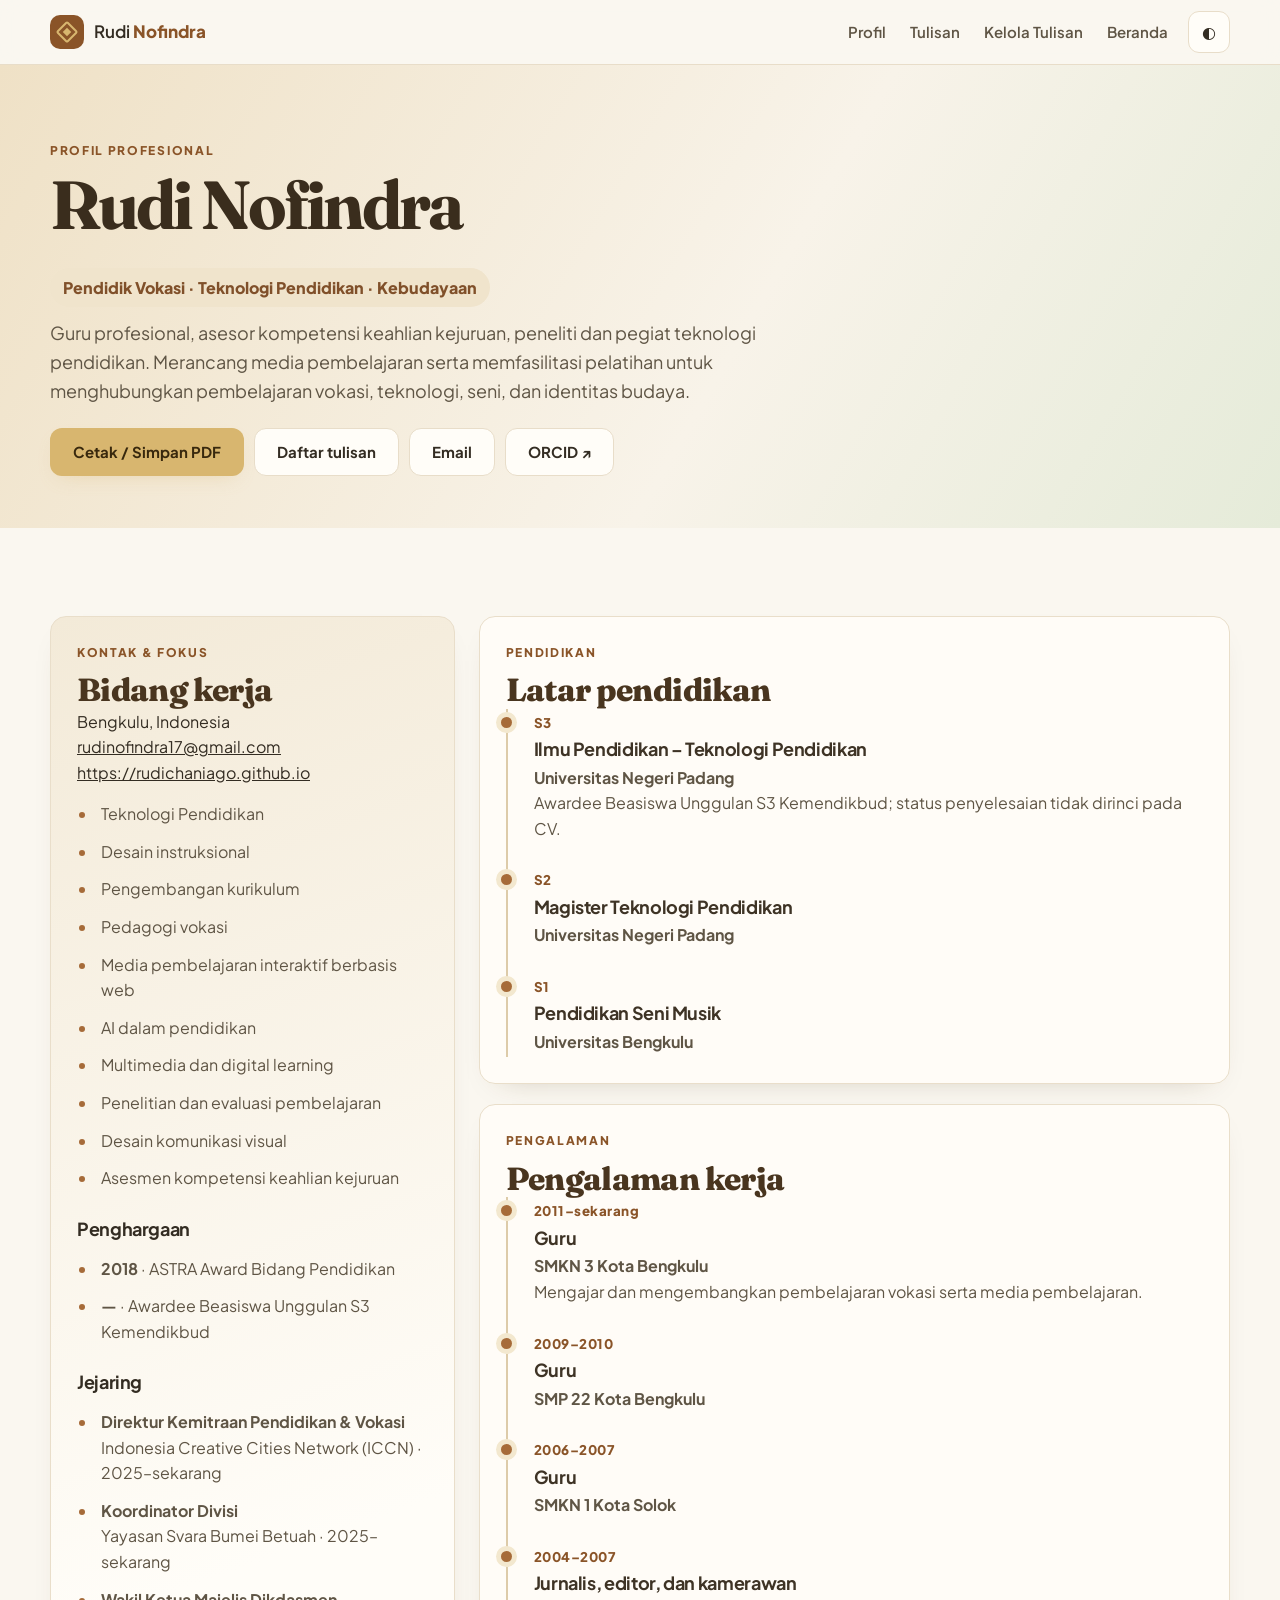
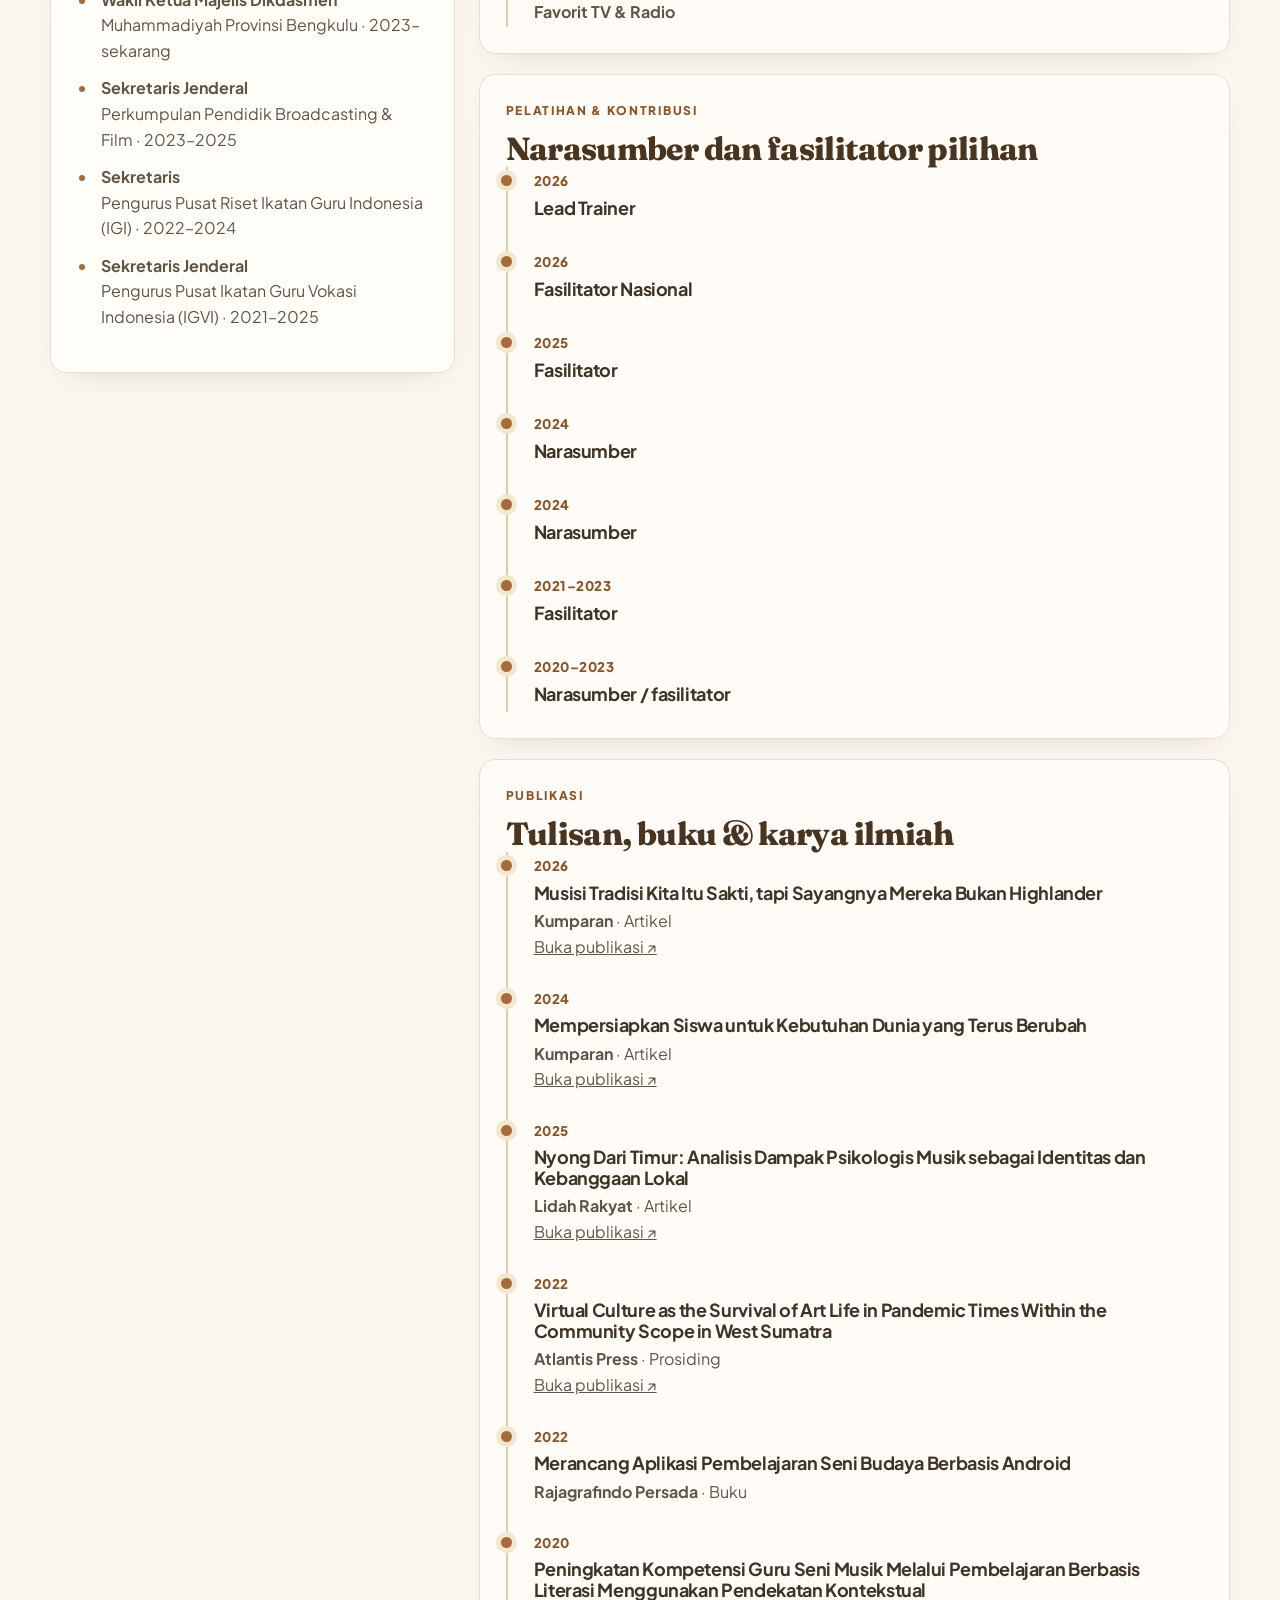
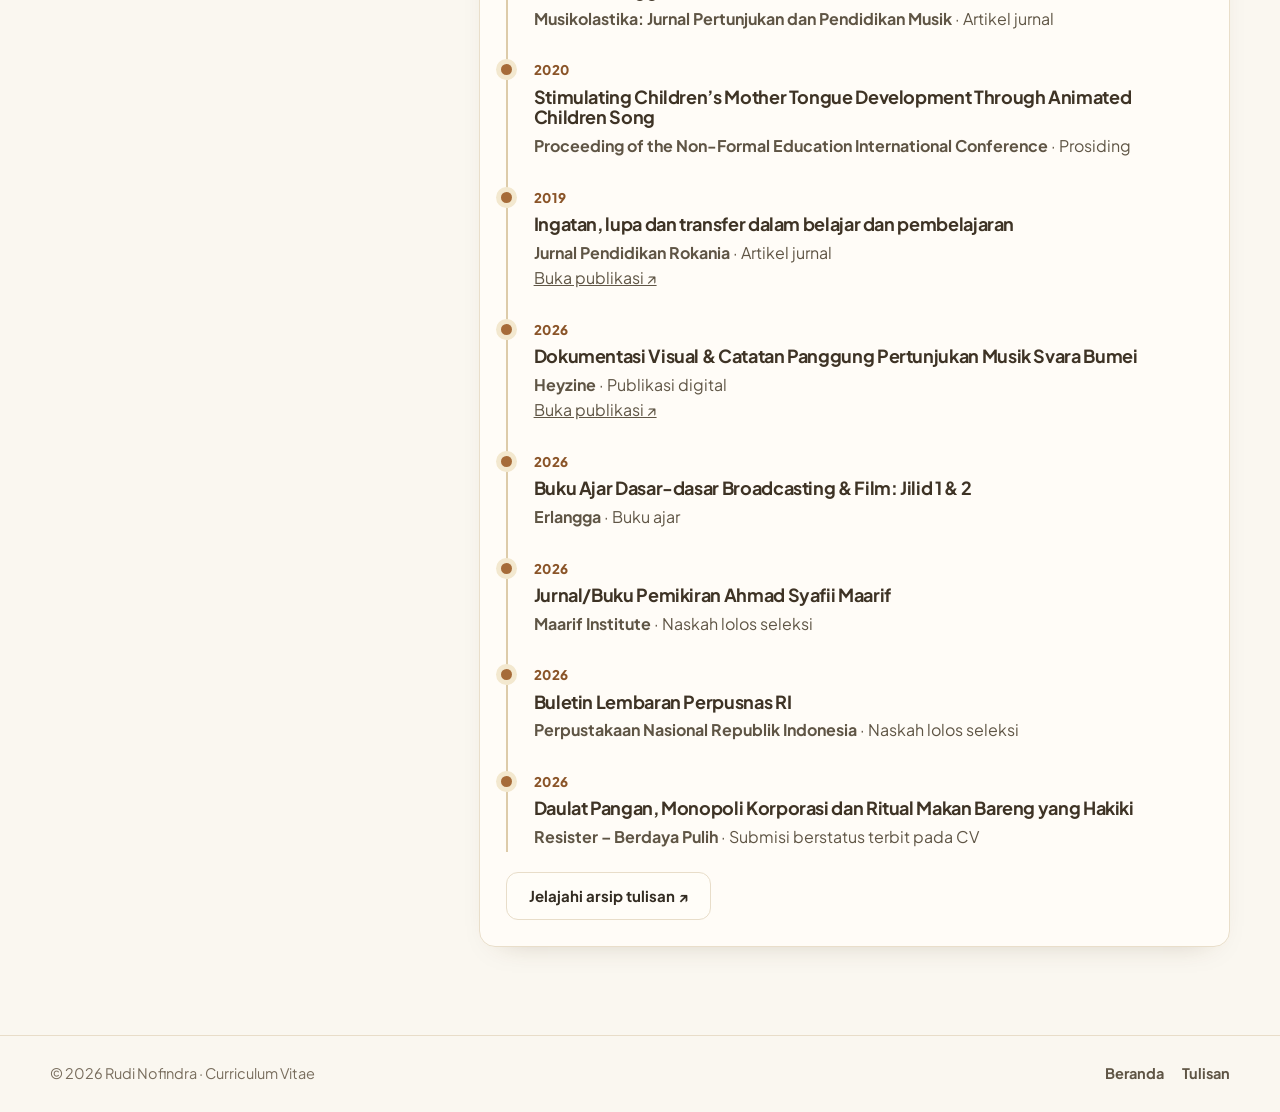
<file: cv.html>
<!doctype html>
<html lang="id"><head><meta charset="utf-8"><meta name="viewport" content="width=device-width,initial-scale=1">
<title>CV Digital · Rudi Nofindra</title><meta name="description" content="CV digital Rudi Nofindra, pendidik vokasi, peneliti teknologi pendidikan, dan penggerak budaya.">
<link rel="preconnect" href="https://fonts.googleapis.com"><link rel="preconnect" href="https://fonts.gstatic.com" crossorigin><link href="https://fonts.googleapis.com/css2?family=Fraunces:opsz,wght@9..144,600;9..144,700&family=Plus+Jakarta+Sans:wght@400;500;600;700;800&display=swap" rel="stylesheet"><link rel="stylesheet" href="assets/style.css?v=20261124b"><script>(function(){try{var t=localStorage.getItem("rn-theme");if(t)document.documentElement.dataset.theme=t}catch(e){}})();</script></head>
<body class="page-cv"><header class="nav"><div class="wrap nav__in"><a class="brand" href="index.html"><span class="brand__logo"></span><span>Rudi <b>Nofindra</b></span></a><nav class="nav__links"><a href="index.html#profil">Profil</a><a href="tulisan.html">Tulisan</a><a href="kelola.html">Kelola Tulisan</a><a href="index.html">Beranda</a></nav><button class="icon-btn" id="themeBtn" type="button" aria-label="Ganti tema">◐</button></div></header>
<main><section class="page-hero"><div class="wrap"><p class="eyebrow">Profil profesional</p><h1 class="cv-name" id="name">Rudi Nofindra</h1><p class="cv-role" id="role"></p><p class="lead" id="summary"></p><div class="cv-actions"><button class="btn btn--primary" onclick="window.print()">Cetak / Simpan PDF</button><a class="btn btn--ghost" href="tulisan.html">Daftar tulisan</a><a class="btn btn--ghost" href="mailto:rudinofindra17@gmail.com">Email</a><a class="btn btn--ghost" href="https://orcid.org/0000-0002-5158-4240" target="_blank" rel="noopener">ORCID ↗</a></div></div></section>
<section class="section"><div class="wrap cv-layout"><aside><div class="cv-block"><p class="eyebrow">Kontak &amp; fokus</p><h2>Bidang kerja</h2><div id="contact"></div><ul class="cv-list" id="expertise"></ul><h3 class="sub">Penghargaan</h3><ul class="cv-list" id="honors"></ul><h3 class="sub">Jejaring</h3><ul class="cv-list" id="organizations"></ul></div></aside>
<div><div class="cv-block"><p class="eyebrow">Pendidikan</p><h2>Latar pendidikan</h2><div class="cv-timeline" id="education"></div></div><div class="cv-block" style="margin-top:20px"><p class="eyebrow">Pengalaman</p><h2>Pengalaman kerja</h2><div class="cv-timeline" id="experience"></div></div><div class="cv-block" style="margin-top:20px"><p class="eyebrow">Pelatihan &amp; kontribusi</p><h2>Narasumber dan fasilitator pilihan</h2><div class="cv-timeline" id="speaking"></div></div><div class="cv-block" style="margin-top:20px"><p class="eyebrow">Publikasi</p><h2>Tulisan, buku &amp; karya ilmiah</h2><div class="cv-timeline" id="publications"></div><p style="margin-top:20px"><a class="btn btn--ghost" href="tulisan.html">Jelajahi arsip tulisan ↗</a></p></div></div></div></section></main>
<footer class="foot"><div class="wrap foot__in"><p>© <span id="year"></span> Rudi Nofindra · Curriculum Vitae</p><p class="foot__links"><a href="index.html">Beranda</a><a href="tulisan.html">Tulisan</a></p></div></footer>
<script>
const $=s=>document.querySelector(s), safe=s=>String(s??"").replace(/[&<>"']/g,c=>({"&":"&amp;","<":"&lt;",">":"&gt;",'"':"&quot;","'":"&#39;"}[c]));
function timeline(rows){return rows.map(x=>'<article><small>'+safe(x.period||x.year||"")+'</small><h3>'+safe(x.role||x.title||x.program||"")+'</h3><p><b>'+safe(x.organization||x.institution||x.publisher||"")+'</b>'+(x.type?' · '+safe(x.type):'')+'</p>'+(x.description||x.note?'<p>'+safe(x.description||x.note)+'</p>':'')+(x.url?'<p><a href="'+safe(x.url)+'" target="_blank" rel="noopener">Buka publikasi ↗</a></p>':'')+'</article>').join("")}
fetch("data/cv.json").then(r=>r.json()).then(d=>{$("#name").textContent=d.name;$("#role").textContent=d.title;$("#summary").textContent=d.summary;$("#contact").innerHTML='<p>'+safe(d.contact.location)+'</p><p><a href="mailto:'+safe(d.contact.email)+'">'+safe(d.contact.email)+'</a></p><p><a href="'+safe(d.contact.website)+'">'+safe(d.contact.website)+'</a></p>';$("#expertise").innerHTML=d.expertise.map(x=>'<li>'+safe(x)+'</li>').join("");$("#honors").innerHTML=d.honors.map(x=>'<li><b>'+safe(x.year)+'</b> · '+safe(x.title)+'</li>').join("");$("#organizations").innerHTML=d.organizations.map(x=>'<li><b>'+safe(x.role)+'</b><br>'+safe(x.organization)+' · '+safe(x.period)+'</li>').join("");$("#education").innerHTML=timeline(d.education);$("#experience").innerHTML=timeline(d.experience);$("#speaking").innerHTML=timeline(d.speakingHighlights);$("#publications").innerHTML=timeline(d.publications)}).catch(()=>{$("#summary").textContent="Data CV belum dapat dimuat."});
$("#year").textContent=new Date().getFullYear();$("#themeBtn").onclick=()=>{const r=document.documentElement;r.dataset.theme=r.dataset.theme==="dark"?"light":"dark";localStorage.setItem("rn-theme",r.dataset.theme)};
</script></body></html>
</file>
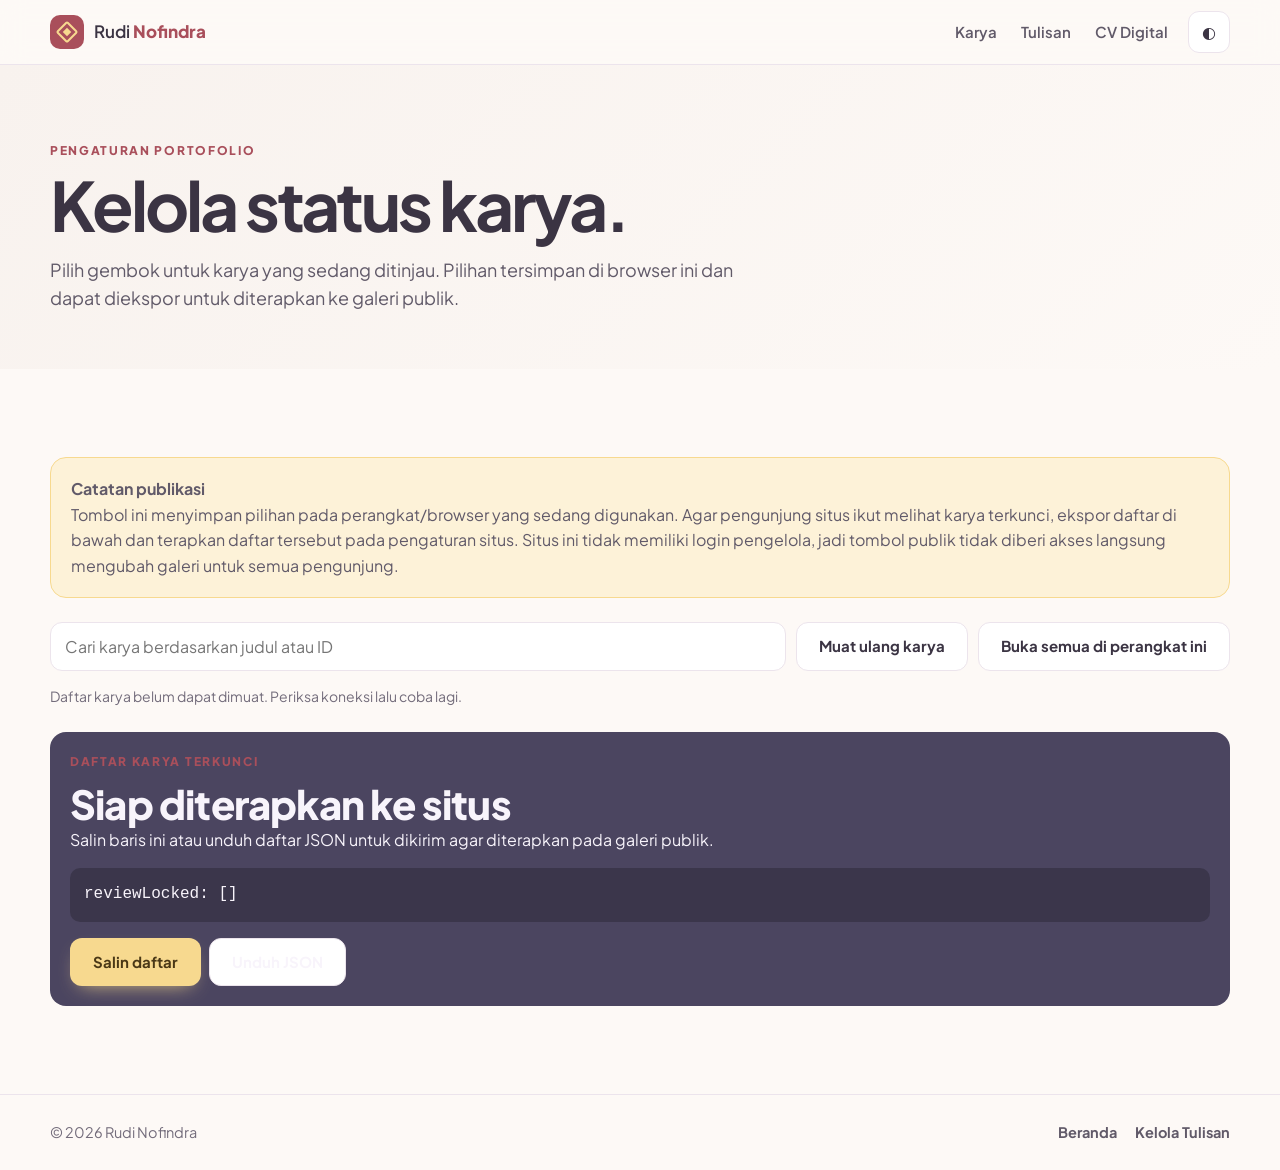
<file: kelola-karya.html>
<!doctype html>
<html lang="id"><head><meta charset="utf-8"><meta name="viewport" content="width=device-width,initial-scale=1">
<title>Kelola Karya · Rudi Nofindra</title><meta name="description" content="Atur karya yang dikunci saat dalam proses peninjauan.">
<link rel="preconnect" href="https://fonts.googleapis.com"><link rel="preconnect" href="https://fonts.gstatic.com" crossorigin><link href="https://fonts.googleapis.com/css2?family=Fraunces:opsz,wght@9..144,600;9..144,700&family=Plus+Jakarta+Sans:wght@400;500;600;700;800&display=swap" rel="stylesheet"><link rel="stylesheet" href="assets/style.css?v=20261124g"><script>(function(){try{var t=localStorage.getItem("rn-theme");if(t)document.documentElement.dataset.theme=t}catch(e){}})();</script></head>
<body><header class="nav"><div class="wrap nav__in"><a class="brand" href="index.html"><span class="brand__logo"></span><span>Rudi <b>Nofindra</b></span></a><nav class="nav__links"><a href="index.html#karya">Karya</a><a href="tulisan.html">Tulisan</a><a href="cv.html">CV Digital</a></nav><button class="icon-btn" id="themeBtn" type="button" aria-label="Ganti tema">◐</button></div></header>
<main><section class="page-hero"><div class="wrap"><p class="eyebrow">Pengaturan portofolio</p><h1>Kelola status karya.</h1><p class="lead">Pilih gembok untuk karya yang sedang ditinjau. Pilihan tersimpan di browser ini dan dapat diekspor untuk diterapkan ke galeri publik.</p></div></section>
<section class="section"><div class="wrap"><div class="work-manager-note"><b>Catatan publikasi</b><br>Tombol ini menyimpan pilihan pada perangkat/browser yang sedang digunakan. Agar pengunjung situs ikut melihat karya terkunci, ekspor daftar di bawah dan terapkan daftar tersebut pada pengaturan situs. Situs ini tidak memiliki login pengelola, jadi tombol publik tidak diberi akses langsung mengubah galeri untuk semua pengunjung.</div>
<div class="work-manager-tools"><input id="search" type="search" placeholder="Cari karya berdasarkan judul atau ID" aria-label="Cari karya"><button class="btn btn--ghost" id="refresh" type="button">Muat ulang karya</button><button class="btn btn--ghost" id="unlockAll" type="button">Buka semua di perangkat ini</button></div><p class="sync" id="status" role="status">Memuat daftar karya…</p><div id="list" class="work-manager-list"></div>
<div class="work-manager-output"><p class="eyebrow">Daftar karya terkunci</p><h2>Siap diterapkan ke situs</h2><p>Salin baris ini atau unduh daftar JSON untuk dikirim agar diterapkan pada galeri publik.</p><pre id="output">reviewLocked: []</pre><button class="btn btn--primary" id="copy" type="button">Salin daftar</button><button class="btn btn--ghost" id="download" type="button">Unduh JSON</button></div></div></section></main>
<footer class="foot"><div class="wrap foot__in"><p>© <span id="year"></span> Rudi Nofindra</p><p class="foot__links"><a href="index.html">Beranda</a><a href="kelola.html">Kelola Tulisan</a></p></div></footer>
<script>
const $=s=>document.querySelector(s), USER="rudichaniago", KEY="rn-review-locked-v1", EXCLUDE=["desktop-tutorial","bahanajardigital.github.io","rudichaniago.github.io"], COLLECTIONS=["karya"];let works=[],locked=readLocked();
function esc(v){return String(v||"").replace(/[&<>"']/g,c=>({"&":"&amp;","<":"&lt;",">":"&gt;",'"':"&quot;","'":"&#39;"}[c]))}
function readLocked(){try{return new Set(JSON.parse(localStorage.getItem(KEY)||"[]"))}catch{return new Set()}}
function save(){try{localStorage.setItem(KEY,JSON.stringify([...locked]))}catch{};draw();updateOutput()}
function updateOutput(){const ids=[...locked].sort();$("#output").textContent="reviewLocked: "+JSON.stringify(ids)+";";$("#status").textContent=works.length+" karya ditemukan · "+ids.length+" dikunci di browser ini"}
function draw(){const q=$("#search").value.trim().toLowerCase(),rows=works.filter(w=>(!q||(w.title+" "+w.id).toLowerCase().includes(q)));$("#list").innerHTML=rows.map(w=>{const on=locked.has(w.id);return '<article class="work-manager-row'+(on?' is-locked':'')+'"><div><h3>'+esc(w.title)+'</h3><small>'+esc(w.id)+'</small></div><div class="work-manager-status"><b>'+(on?'🔒 Terkunci':'🔓 Terbuka')+'</b><button type="button" data-id="'+esc(w.id)+'">'+(on?'Buka kunci':'Gembok')+'</button></div></article>'}).join("")||'<p class="story-empty">Tidak ada karya yang cocok.</p>'}
async function loadWorks(){ $("#status").textContent="Memuat daftar karya…"; try{if(localStorage.getItem(KEY)===null){const config=await fetch("assets/app.js").then(r=>r.text());const setting=config.split("\n").map(x=>x.trim()).find(x=>x.startsWith("reviewLocked:"));if(setting){const value=setting.slice("reviewLocked: ".length);locked=new Set(JSON.parse(value.endsWith(",")?value.slice(0,-1):value))}}const res=await fetch("https://api.github.com/users/"+USER+"/repos?per_page=100&sort=pushed",{headers:{Accept:"application/vnd.github+json"}});if(!res.ok)throw Error();const repos=(await res.json()).filter(r=>!r.fork&&!EXCLUDE.includes(r.name)&&(r.size>0||COLLECTIONS.includes(r.name)));let out=[];for(const r of repos){const listed=COLLECTIONS.includes(r.name),auto=r.has_pages&&!r.homepage;if(!listed&&!auto){out.push({id:r.name,title:r.name.replace(/[-_.]+/g," ")});continue}try{const x=await fetch("https://api.github.com/repos/"+USER+"/"+r.name+"/contents/",{headers:{Accept:"application/vnd.github+json"}});if(!x.ok)throw Error();const files=await x.json();if(!listed&&files.some(f=>f.type==="file"&&/^index\.html?$/i.test(f.name))){out.push({id:r.name,title:r.name.replace(/[-_.]+/g," ")});continue}const html=files.filter(f=>f.type==="file"&&/\.html?$/i.test(f.name)&&!/^(index|404)\.html?$/i.test(f.name));if(html.length)out.push(...html.map(f=>({id:r.name+"/"+f.name,title:f.name.replace(/\.html?$/i,"").replace(/[-_.]+/g," ")})));else out.push({id:r.name,title:r.name.replace(/[-_.]+/g," ")})}catch{out.push({id:r.name,title:r.name.replace(/[-_.]+/g," ")})}}works=out.sort((a,b)=>a.title.localeCompare(b.title,"id"));draw();updateOutput()}catch{$("#status").textContent="Daftar karya belum dapat dimuat. Periksa koneksi lalu coba lagi."}}
$("#list").addEventListener("click",e=>{const b=e.target.closest("[data-id]");if(!b)return;const id=b.dataset.id;if(locked.has(id))locked.delete(id);else locked.add(id);save()});
$("#search").addEventListener("input",draw);$("#refresh").onclick=loadWorks;$("#unlockAll").onclick=()=>{locked.clear();save()};$("#copy").onclick=async()=>{try{await navigator.clipboard.writeText($("#output").textContent);$("#copy").textContent="Tersalin ✓"}catch{$("#copy").textContent="Salin manual dari kotak"}};
$("#download").onclick=()=>{const blob=new Blob([JSON.stringify({reviewLocked:[...locked].sort()},null,2)],{type:"application/json"}),a=document.createElement("a");a.href=URL.createObjectURL(blob);a.download="karya-review-lock.json";a.click();URL.revokeObjectURL(a.href)};
$("#year").textContent=new Date().getFullYear();$("#themeBtn").onclick=()=>{const r=document.documentElement;r.dataset.theme=r.dataset.theme==="dark"?"light":"dark";try{localStorage.setItem("rn-theme",r.dataset.theme)}catch{}};loadWorks();
</script></body></html>
</file>
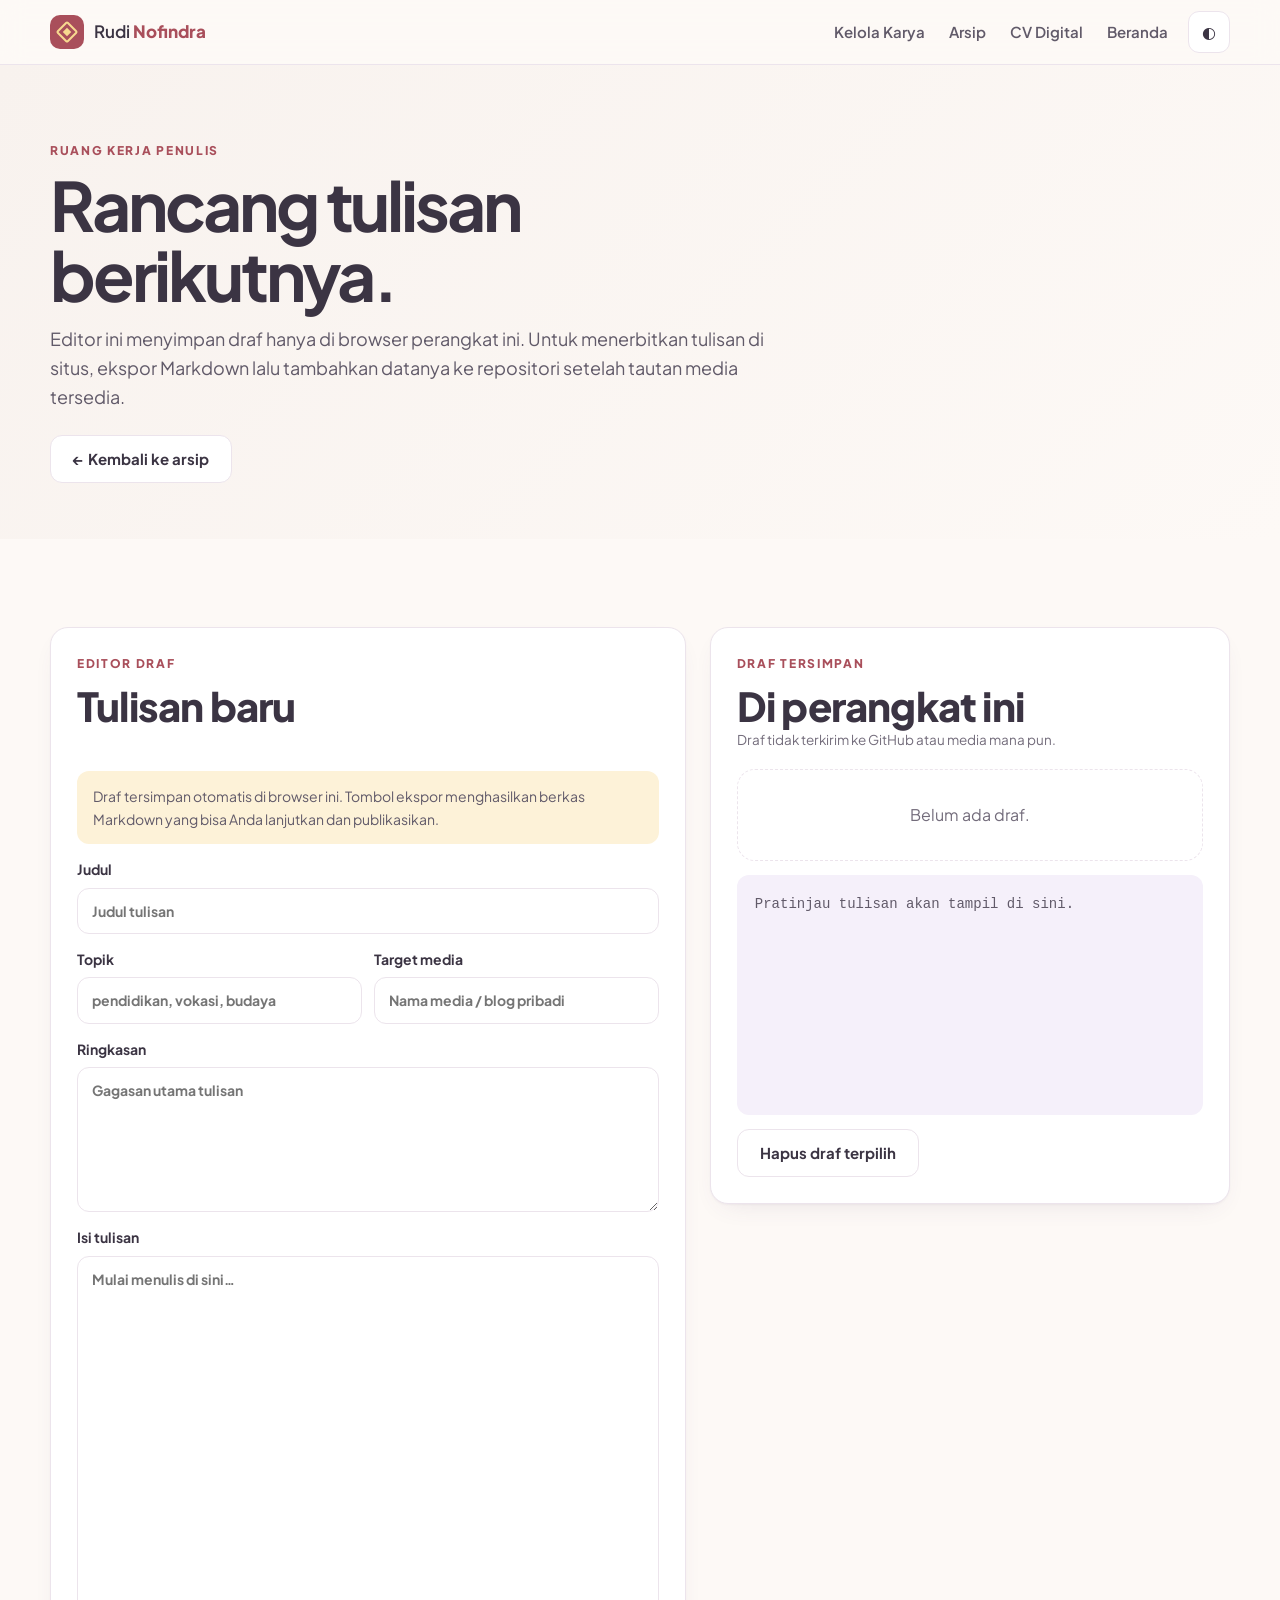
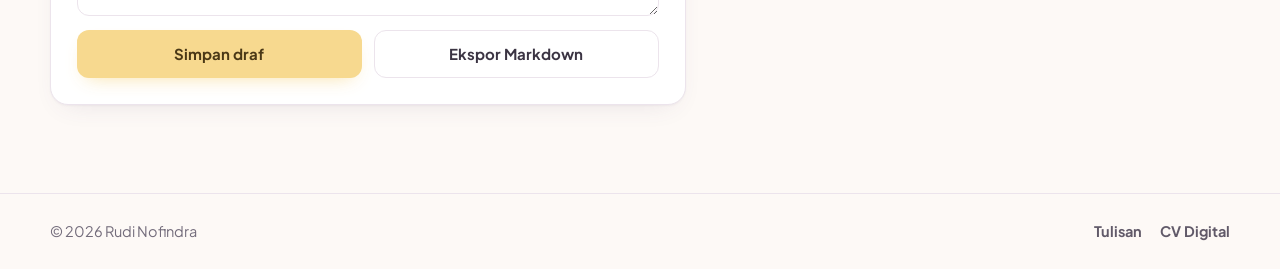
<file: kelola.html>
<!doctype html>
<html lang="id"><head><meta charset="utf-8"><meta name="viewport" content="width=device-width,initial-scale=1">
<title>Kelola Tulisan · Rudi Nofindra</title><meta name="description" content="Editor lokal untuk menyusun dan mengelola draf tulisan Rudi Nofindra.">
<link rel="preconnect" href="https://fonts.googleapis.com"><link rel="preconnect" href="https://fonts.gstatic.com" crossorigin><link href="https://fonts.googleapis.com/css2?family=Fraunces:opsz,wght@9..144,600;9..144,700&family=Plus+Jakarta+Sans:wght@400;500;600;700;800&display=swap" rel="stylesheet"><link rel="stylesheet" href="assets/style.css?v=20261124g"><script>(function(){try{var t=localStorage.getItem("rn-theme");if(t)document.documentElement.dataset.theme=t}catch(e){}})();</script></head>
<body><header class="nav"><div class="wrap nav__in"><a class="brand" href="index.html"><span class="brand__logo"></span><span>Rudi <b>Nofindra</b></span></a><nav class="nav__links"><a href="kelola-karya.html">Kelola Karya</a><a href="tulisan.html">Arsip</a><a href="cv.html">CV Digital</a><a href="index.html">Beranda</a></nav><button class="icon-btn" id="themeBtn" type="button" aria-label="Ganti tema">◐</button></div></header>
<main><section class="page-hero"><div class="wrap"><p class="eyebrow">Ruang kerja penulis</p><h1>Rancang tulisan berikutnya.</h1><p class="lead">Editor ini menyimpan draf hanya di browser perangkat ini. Untuk menerbitkan tulisan di situs, ekspor Markdown lalu tambahkan datanya ke repositori setelah tautan media tersedia.</p><div class="page-links"><a class="btn btn--ghost" href="tulisan.html">← Kembali ke arsip</a></div></div></section>
<section class="section"><div class="wrap editor-layout"><form class="editor-form" id="form"><div class="section__head"><div><p class="eyebrow">Editor draf</p><h2>Tulisan baru</h2></div></div><div class="editor-note">Draf tersimpan otomatis di browser ini. Tombol ekspor menghasilkan berkas Markdown yang bisa Anda lanjutkan dan publikasikan.</div><label>Judul<input id="title" required maxlength="140" placeholder="Judul tulisan"></label><div class="form-row"><label>Topik<input id="topics" placeholder="pendidikan, vokasi, budaya"></label><label>Target media<input id="medium" placeholder="Nama media / blog pribadi"></label></div><label>Ringkasan<textarea id="summary" rows="3" placeholder="Gagasan utama tulisan"></textarea></label><label>Isi tulisan<textarea id="body" placeholder="Mulai menulis di sini…"></textarea></label><div class="form-row"><button class="btn btn--primary" type="submit">Simpan draf</button><button class="btn btn--ghost" type="button" id="export">Ekspor Markdown</button></div></form>
<aside class="editor-preview"><p class="eyebrow">Draf tersimpan</p><h2>Di perangkat ini</h2><p class="muted small">Draf tidak terkirim ke GitHub atau media mana pun.</p><div id="drafts" class="draft-list"></div><pre class="markdown-preview" id="preview">Pratinjau tulisan akan tampil di sini.</pre><button class="btn btn--ghost" type="button" id="delete">Hapus draf terpilih</button></aside></div></section></main>
<footer class="foot"><div class="wrap foot__in"><p>© <span id="year"></span> Rudi Nofindra</p><p class="foot__links"><a href="tulisan.html">Tulisan</a><a href="cv.html">CV Digital</a></p></div></footer>
<script>
const $=s=>document.querySelector(s),KEY="rn-editorial-drafts-v1";let drafts=[],selected=null;
function safe(s){return String(s||"").replace(/[&<>"']/g,c=>({"&":"&amp;","<":"&lt;",">":"&gt;",'"':"&quot;","'":"&#39;"}[c]))}
function read(){try{drafts=JSON.parse(localStorage.getItem(KEY)||"[]")}catch{drafts=[]}draw()}
function save(){localStorage.setItem(KEY,JSON.stringify(drafts));draw()}
function markdown(d){return "# "+d.title+"\n\n> "+(d.summary||"Ringkasan belum diisi")+"\n\n"+d.body+"\n\n---\nMedia tujuan: "+(d.medium||"Belum ditentukan")+"\nTopik: "+(d.topics||"").split(",").map(x=>x.trim()).filter(Boolean).join(", ")+"\n"}
function draw(){$("#drafts").innerHTML=drafts.length?drafts.map((d,i)=>'<div class="draft-item"><button type="button" data-i="'+i+'">'+safe(d.title||"Draf tanpa judul")+'</button><small>'+new Date(d.updated).toLocaleDateString("id-ID")+'</small></div>').join(""):'<p class="story-empty">Belum ada draf.</p>';if(selected!==null&&drafts[selected])$("#preview").textContent=markdown(drafts[selected])}
$("#form").addEventListener("input",()=>{const d={title:$("#title").value,topics:$("#topics").value,medium:$("#medium").value,summary:$("#summary").value,body:$("#body").value,updated:new Date().toISOString()};$("#preview").textContent=markdown(d)});
$("#form").addEventListener("submit",e=>{e.preventDefault();const d={id:crypto.randomUUID(),title:$("#title").value,topics:$("#topics").value,medium:$("#medium").value,summary:$("#summary").value,body:$("#body").value,updated:new Date().toISOString()};drafts.unshift(d);selected=0;save();$("#form").reset()});
$("#drafts").addEventListener("click",e=>{const b=e.target.closest("[data-i]");if(!b)return;selected=+b.dataset.i;const d=drafts[selected];$("#title").value=d.title;$("#topics").value=d.topics;$("#medium").value=d.medium;$("#summary").value=d.summary;$("#body").value=d.body;$("#preview").textContent=markdown(d)});
$("#export").onclick=()=>{const d={title:$("#title").value||"Draf",summary:$("#summary").value,body:$("#body").value,topics:$("#topics").value,medium:$("#medium").value};const a=document.createElement("a");a.href=URL.createObjectURL(new Blob([markdown(d)],{type:"text/markdown;charset=utf-8"}));a.download=(d.title.toLowerCase().replace(/[^a-z0-9]+/g,"-").replace(/^-|-$/g,"")||"tulisan")+".md";a.click();URL.revokeObjectURL(a.href)};
$("#delete").onclick=()=>{if(selected===null||!drafts[selected])return;drafts.splice(selected,1);selected=null;$("#preview").textContent="Draf terpilih dihapus.";save()};
$("#year").textContent=new Date().getFullYear();$("#themeBtn").onclick=()=>{const r=document.documentElement;r.dataset.theme=r.dataset.theme==="dark"?"light":"dark";localStorage.setItem("rn-theme",r.dataset.theme)};read();
</script></body></html>
</file>
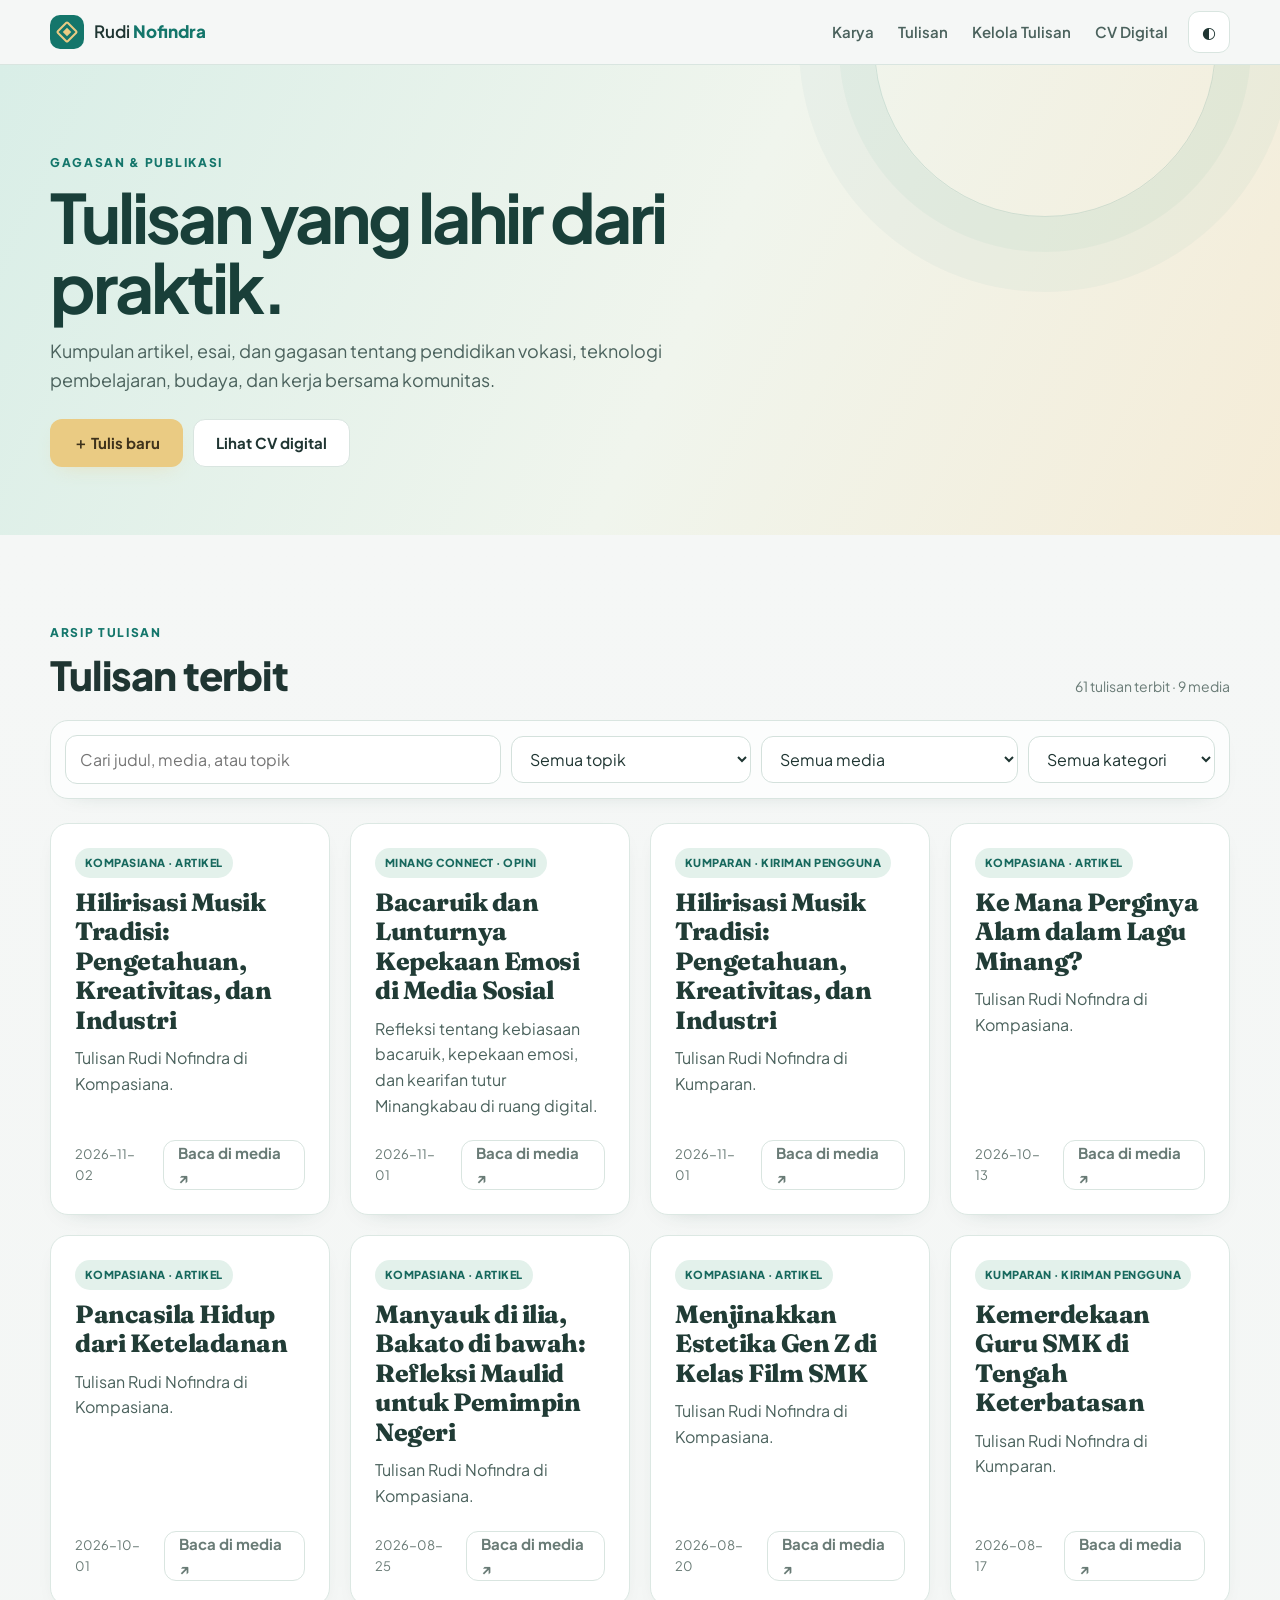
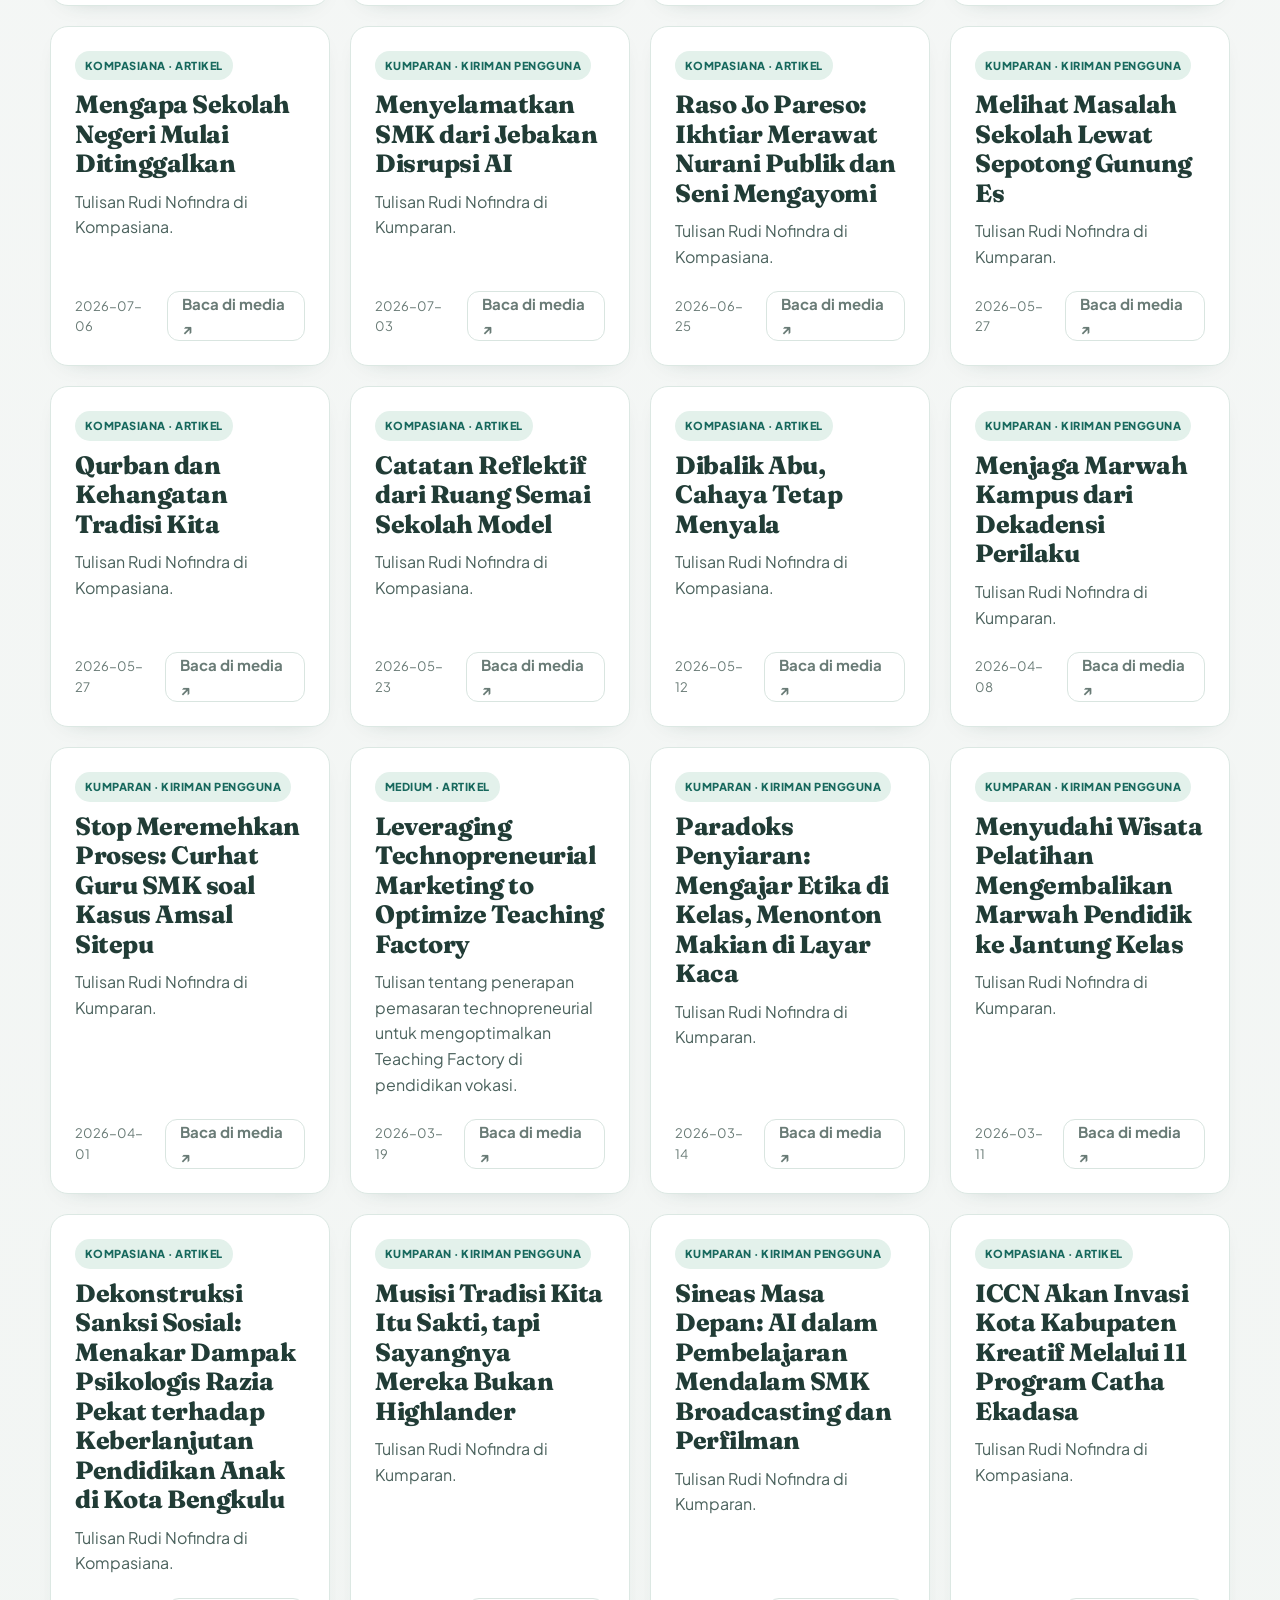
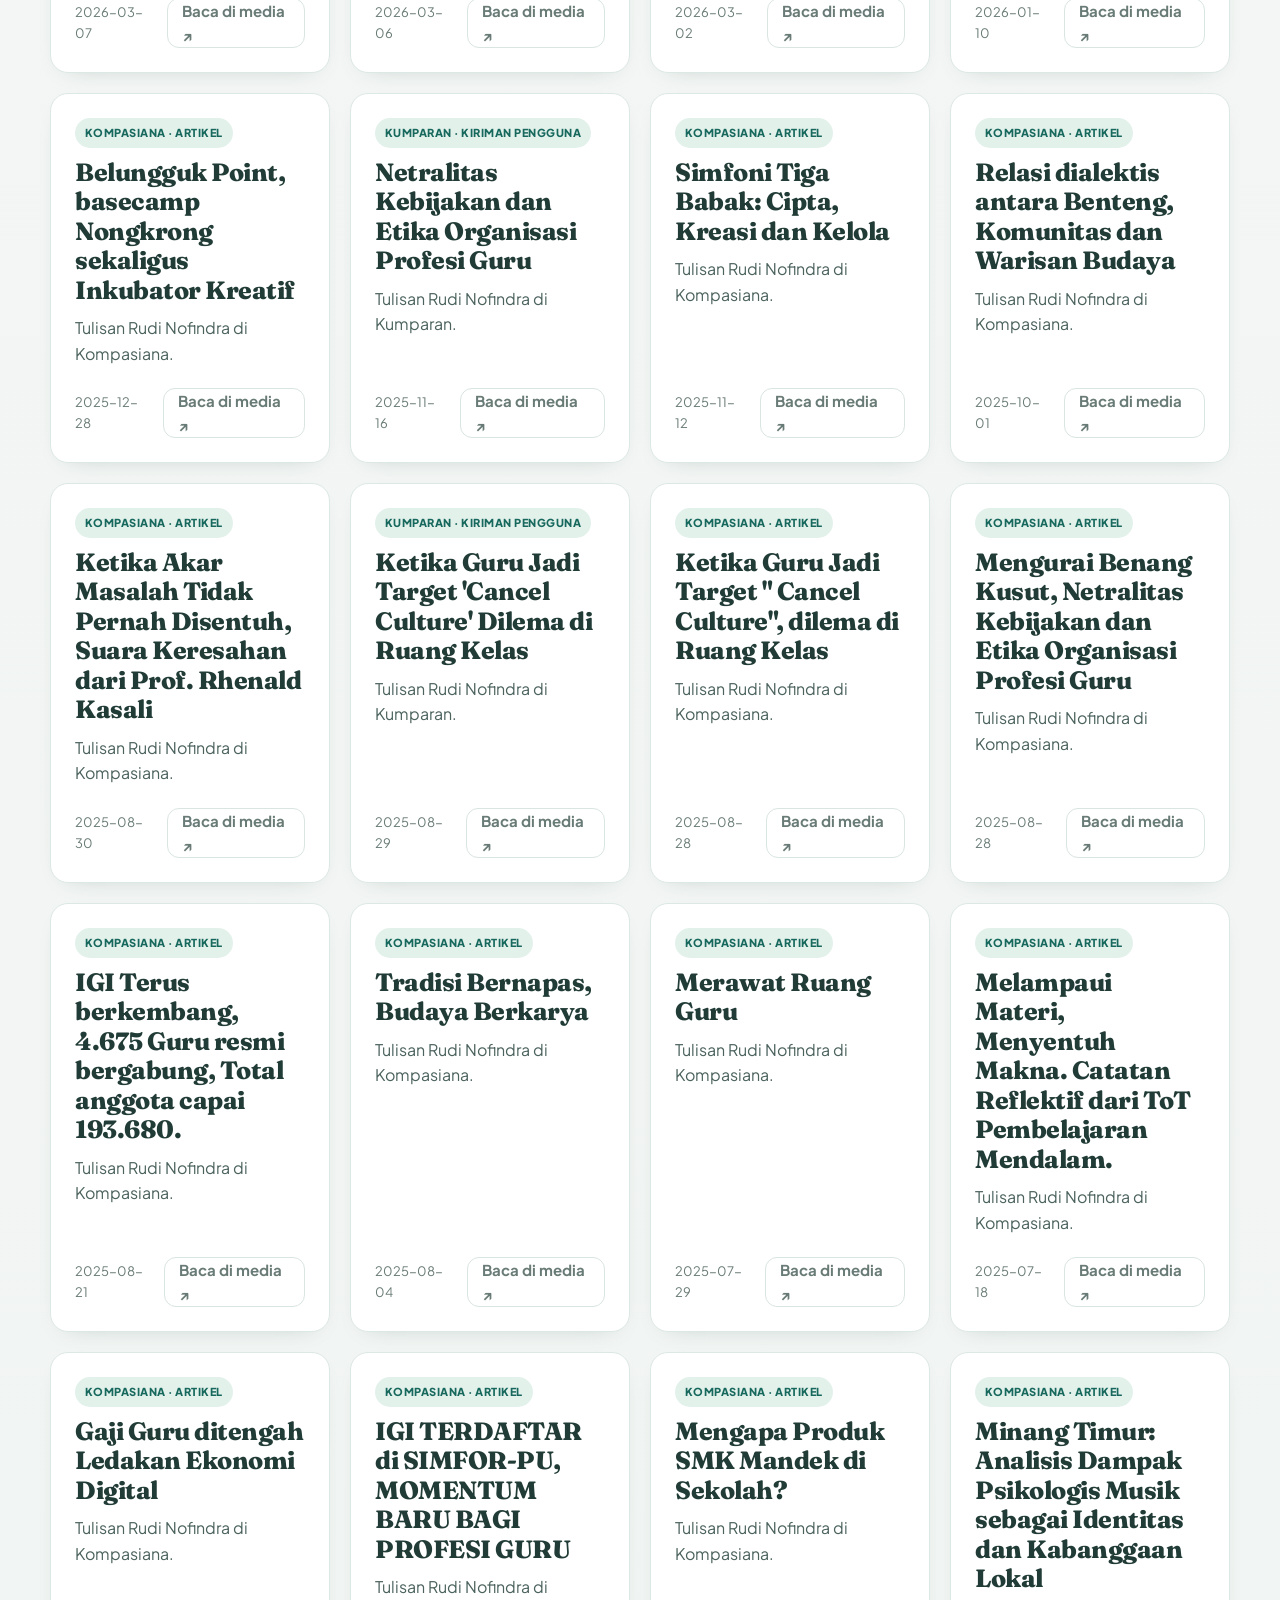
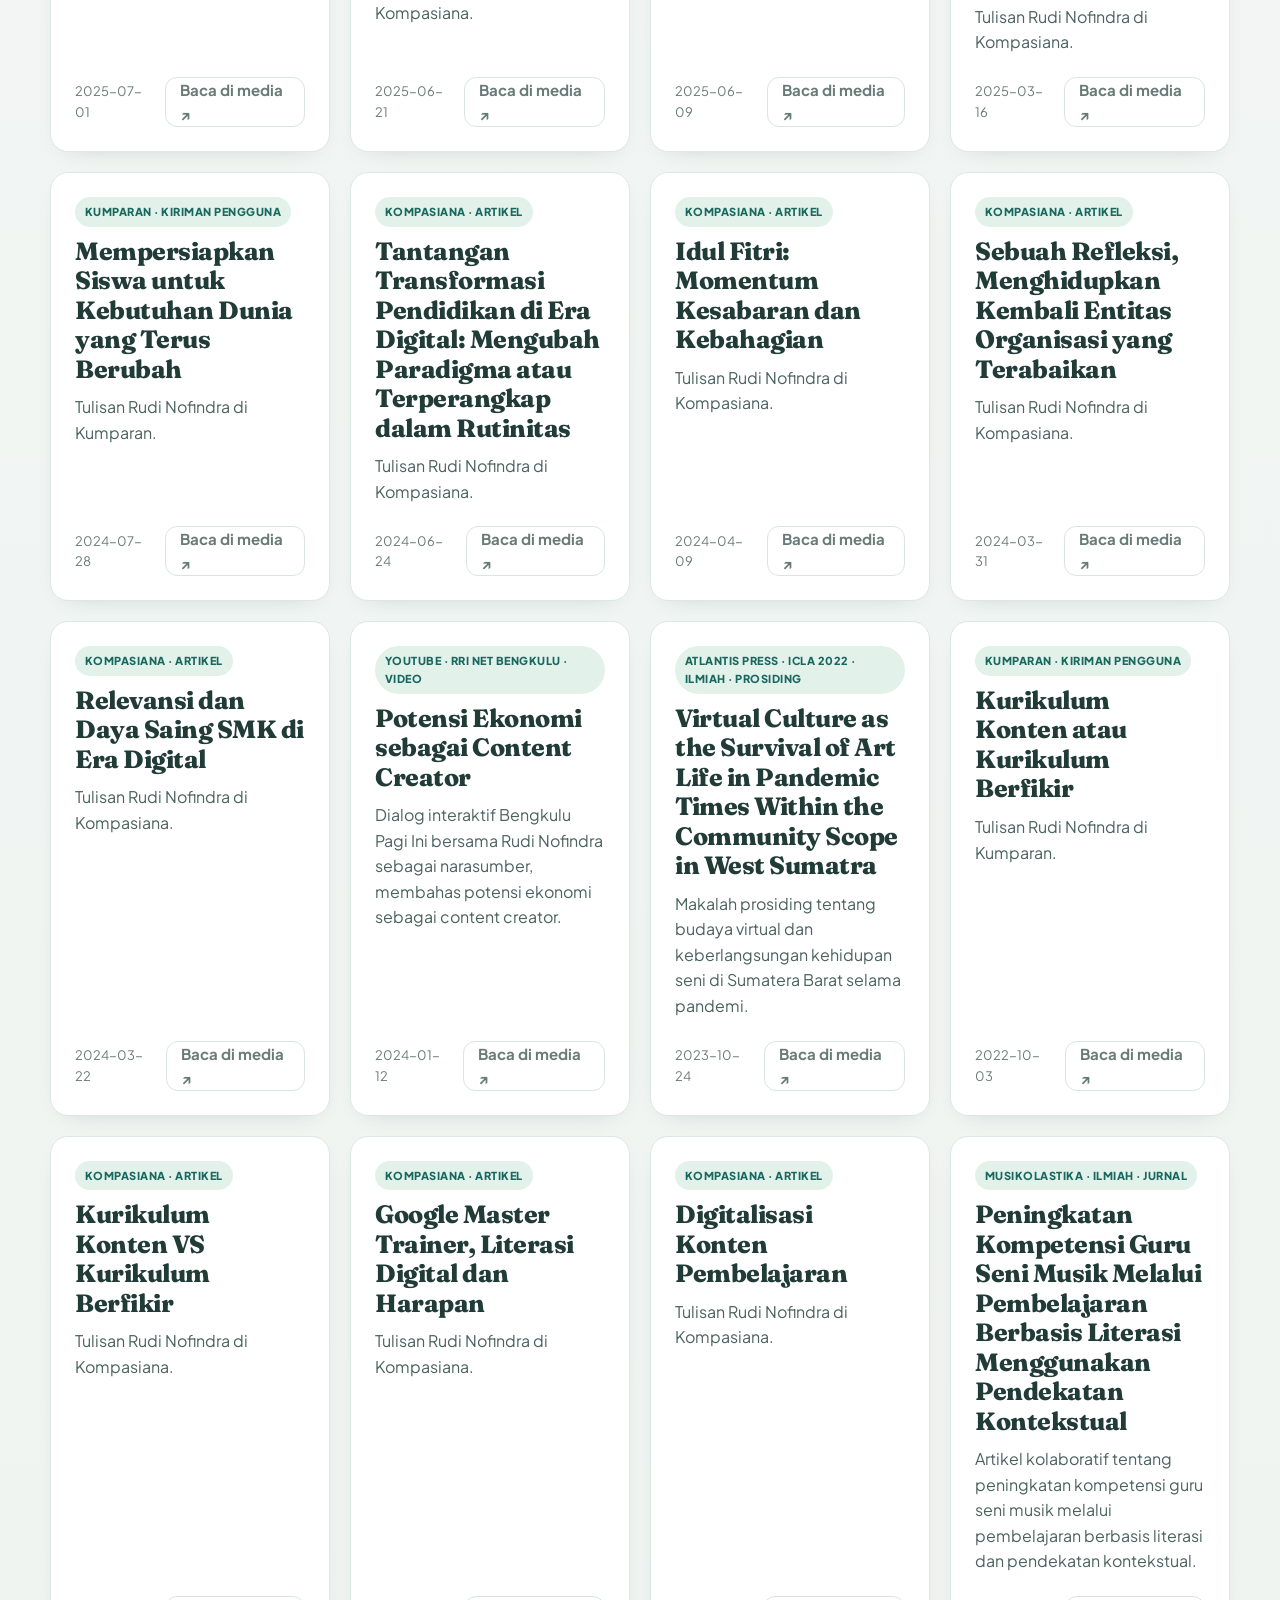
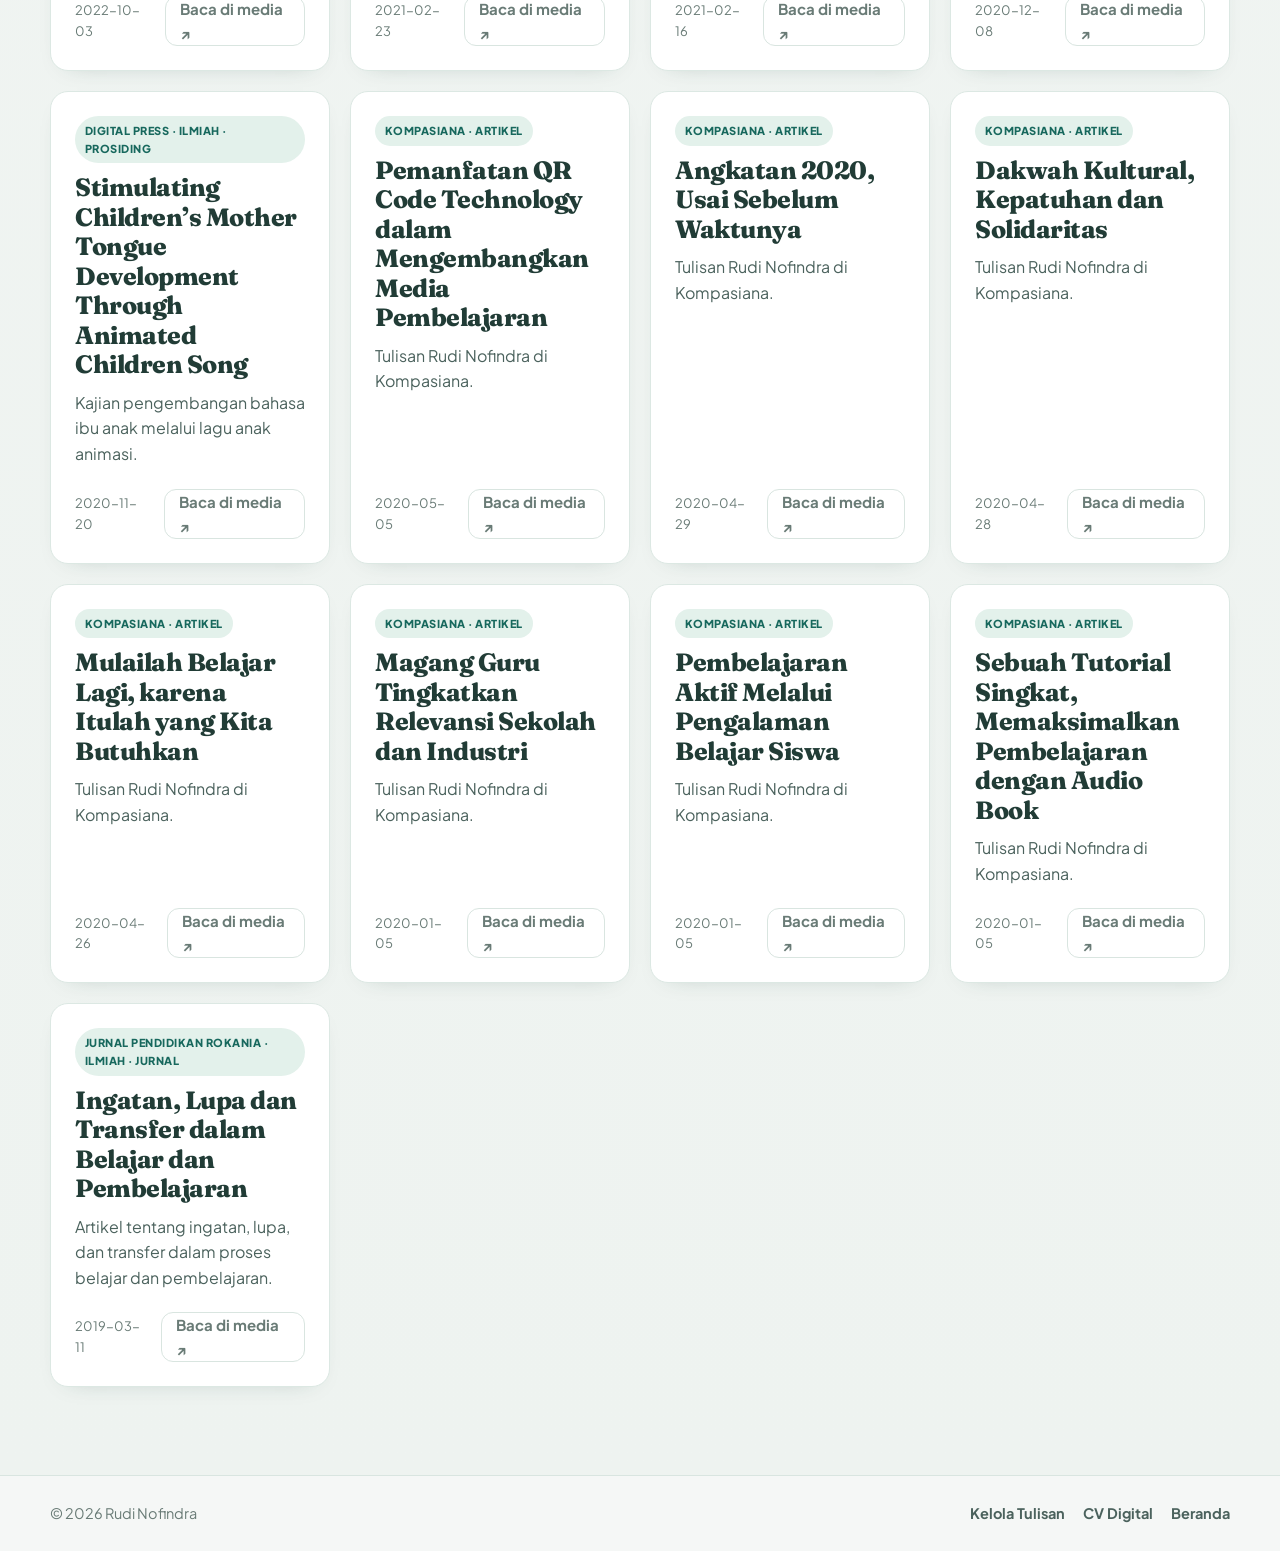
<file: tulisan.html>
<!doctype html>
<html lang="id"><head><meta charset="utf-8"><meta name="viewport" content="width=device-width,initial-scale=1">
<title>Tulisan · Rudi Nofindra</title><meta name="description" content="Tulisan dan gagasan Rudi Nofindra tentang pendidikan, vokasi, budaya, dan teknologi.">
<link rel="preconnect" href="https://fonts.googleapis.com"><link rel="preconnect" href="https://fonts.gstatic.com" crossorigin><link href="https://fonts.googleapis.com/css2?family=Fraunces:opsz,wght@9..144,600;9..144,700&family=Plus+Jakarta+Sans:wght@400;500;600;700;800&display=swap" rel="stylesheet"><link rel="stylesheet" href="assets/style.css?v=20261124a">
<script>(function(){try{var t=localStorage.getItem("rn-theme");if(t)document.documentElement.dataset.theme=t}catch(e){}})();</script></head>
<body class="page-tulisan"><header class="nav"><div class="wrap nav__in"><a class="brand" href="index.html"><span class="brand__logo"></span><span>Rudi <b>Nofindra</b></span></a><nav class="nav__links"><a href="index.html#karya">Karya</a><a href="tulisan.html" aria-current="page">Tulisan</a><a href="kelola.html">Kelola Tulisan</a><a href="cv.html">CV Digital</a></nav><button class="icon-btn" id="themeBtn" type="button" aria-label="Ganti tema">◐</button></div></header>
<main><section class="page-hero"><div class="wrap"><p class="eyebrow">Gagasan &amp; Publikasi</p><h1>Tulisan yang lahir dari praktik.</h1><p class="lead">Kumpulan artikel, esai, dan gagasan tentang pendidikan vokasi, teknologi pembelajaran, budaya, dan kerja bersama komunitas.</p><div class="page-links"><a class="btn btn--primary" href="kelola.html">＋ Tulis baru</a><a class="btn btn--ghost" href="cv.html">Lihat CV digital</a></div></div></section>
<section class="section"><div class="wrap"><div class="section__head"><div><p class="eyebrow">Arsip tulisan</p><h2>Tulisan terbit</h2></div><p class="sync" id="storyCount">Memuat daftar tulisan…</p></div>
<div class="story-tools"><input id="search" type="search" placeholder="Cari judul, media, atau topik" aria-label="Cari tulisan"><select id="topic"><option value="">Semua topik</option></select><select id="medium"><option value="">Semua media</option></select><select id="category"><option value="">Semua kategori</option></select></div><div class="page-grid" id="stories"></div><p class="story-empty" id="empty" hidden>Belum ada tulisan terbit yang tercatat. Tambahkan tulisan asli beserta tautan medianya di <a href="data/tulisan.json">data/tulisan.json</a>.</p></div></section></main>
<footer class="foot"><div class="wrap foot__in"><p>© <span id="year"></span> Rudi Nofindra</p><p class="foot__links"><a href="kelola.html">Kelola Tulisan</a><a href="cv.html">CV Digital</a><a href="index.html">Beranda</a></p></div></footer>
<script>
const $=s=>document.querySelector(s);let all=[];
function safe(v){return String(v||"").replace(/[&<>"']/g,c=>({"&":"&amp;","<":"&lt;",">":"&gt;",'"':"&quot;","'":"&#39;"}[c]))}
function draw(){const q=$("#search").value.toLowerCase(),t=$("#topic").value,m=$("#medium").value,c=$("#category").value;const rows=all.filter(x=>(!q||[x.title,x.medium,x.category,x.topics,x.summary].join(" ").toLowerCase().includes(q))&&(!t||(x.topics||[]).includes(t))&&(!m||x.medium===m)&&(!c||x.category===c));$("#stories").innerHTML=rows.map(x=>'<article class="story-card"><span class="story-card__meta">'+safe(x.medium)+(x.category?' · '+safe(x.category):'')+'</span><h2>'+safe(x.title)+'</h2><p>'+safe(x.summary||"")+'</p><div class="story-card__foot"><span>'+safe(x.date||"")+'</span><a class="btn btn--ghost" href="'+safe(x.url)+'" target="_blank" rel="noopener">Baca di media ↗</a></div></article>').join("");$("#empty").hidden=rows.length>0;$("#storyCount").textContent=all.length+" tulisan terbit · "+new Set(all.map(x=>x.medium)).size+" media"}
fetch("data/tulisan.json").then(r=>r.json()).then(d=>{all=d.published||[];[...new Set(all.flatMap(x=>x.topics||[]))].sort().forEach(v=>$("#topic").insertAdjacentHTML("beforeend",'<option>'+safe(v)+'</option>'));[...new Set(all.map(x=>x.medium).filter(Boolean))].sort().forEach(v=>$("#medium").insertAdjacentHTML("beforeend",'<option>'+safe(v)+'</option>'));[...new Set(all.map(x=>x.category).filter(Boolean))].sort().forEach(v=>$("#category").insertAdjacentHTML("beforeend",'<option>'+safe(v)+'</option>'));draw()}).catch(()=>{$("#storyCount").textContent="Daftar tulisan belum dapat dimuat";$("#empty").hidden=false});
$("#search").addEventListener("input",draw);$("#topic").addEventListener("change",draw);$("#medium").addEventListener("change",draw);$("#category").addEventListener("change",draw);$("#year").textContent=new Date().getFullYear();$("#themeBtn").onclick=()=>{const r=document.documentElement;r.dataset.theme=r.dataset.theme==="dark"?"light":"dark";try{localStorage.setItem("rn-theme",r.dataset.theme)}catch(e){}};
</script></body></html>
</file>
<file: assets/style.css>
/* =========================================================
   Rudi Nofindra · Etalase Karya
   Palet: marun tenun + emas songket. Mode terang/gelap.
   ========================================================= */
/* Palet pastel: krem, merah muda tanah, kuning mentega, lavender, sage.
   Teks tetap gelap lembut (bukan hitam pekat) agar nyaman namun kontras. */
:root {
  --bg: #fdf9f6;
  --bg-alt: #f5f0fa;          /* lavender kabut */
  --surface: #ffffff;
  --surface-2: #f8f2ee;
  --ink: #3b3443;
  --ink-2: #615a69;
  --muted: #736c7b;
  --line: #ece4ec;
  --accent: #a94f5b;          /* merah muda tanah (pengganti marun) */
  --accent-2: #c26b75;
  --gold: #f7d98f;            /* kuning mentega (pengganti emas songket) */
  --gold-ink: #4a3816;
  --gold-soft: #fdf2d8;
  --gold-glow: rgba(247, 217, 143, .9);
  --dark: #4b4560;            /* lavender senja untuk bagian Pratinjau */
  --dark-2: #5a536f;
  --on-dark: #f8f4fb;
  --on-dark-2: rgba(248, 244, 251, .74);
  --cover: radial-gradient(ellipse at 80% 0%, #f6cfd4, #d9cdef 75%);
  --cover-pattern: rgba(255, 255, 255, .45);
  --cover-ink: #5a3e55;
  --glow-2: #d9cdef;
  --hero-shade: 18 12 24;   /* lapisan gelap hero Sinematik (R G B) */
  --b-lab: #cfe8da;   --b-lab-ink: #22513a;
  --b-budaya: #f6d3d6; --b-budaya-ink: #7a2f39;
  --b-game: #fbdcc4;  --b-game-ink: #7a3d12;
  --b-media: #e2d8f4; --b-media-ink: #47386e;
  --b-new: #d5e6f7;   --b-new-ink: #1f4a78;
  --b-guru: #fde5c8;  --b-guru-ink: #6b3f0c;
  --radius: 18px;
  --shadow: 0 1px 2px rgba(90, 70, 110, .05), 0 10px 28px -14px rgba(90, 70, 110, .16);
  --shadow-lg: 0 30px 60px -24px rgba(75, 60, 100, .35);
  --backdrop: rgba(60, 50, 80, .45);
  --font: "Plus Jakarta Sans", system-ui, -apple-system, "Segoe UI", Roboto, sans-serif;
  --serif: "Fraunces", Georgia, serif;
  color-scheme: light;
}
/* ---------- Pilihan palet (CONFIG.palette atau ?palette=...) ---------- */
/* Sage & Terakota: hijau daun + tanah liat */
:root[data-palette="sage"] {
  --bg: #f7f6f0; --bg-alt: #eef2ea; --surface-2: #f2f1ea;
  --ink: #2f3a33; --ink-2: #55615a; --muted: #69736c; --line: #e3e6dc;
  --accent: #a4513a; --accent-2: #c0694f;
  --gold: #c5dbb5; --gold-ink: #24402c; --gold-soft: #e8f1e1; --gold-glow: rgba(150, 190, 130, .75);
  --dark: #3d5246; --dark-2: #4b6255;
  --cover: radial-gradient(ellipse at 80% 0%, #e9d5c4, #c9dcc0 75%); --cover-ink: #4a3a2c; --glow-2: #cfe0c4;
  --hero-shade: 20 32 24;
}
/* Biru Pantai Panjang: biru laut + pasir */
:root[data-palette="pantai"] {
  --bg: #f6f9fb; --bg-alt: #eaf2f7; --surface-2: #eff5f8;
  --ink: #1f3140; --ink-2: #4a5d6b; --muted: #5f6f7b; --line: #dde8ef;
  --accent: #1f6f8b; --accent-2: #2c86a6;
  --gold: #ffd98a; --gold-ink: #4a3510; --gold-soft: #fff1d1; --gold-glow: rgba(255, 217, 138, .85);
  --dark: #234a63; --dark-2: #2e5b78;
  --cover: radial-gradient(ellipse at 80% 0%, #fde6c2, #cfe8f3 75%); --cover-ink: #1f4a63; --glow-2: #bfe0ef;
  --hero-shade: 8 30 44;
}
/* Kopi & Emas: cokelat kopi Bengkulu + emas */
:root[data-palette="kopi"] {
  --bg: #faf6f1; --bg-alt: #f1e8de; --surface-2: #f5eee6;
  --ink: #2e231c; --ink-2: #5c4c41; --muted: #74655a; --line: #eadfd3;
  --accent: #8a4b2a; --accent-2: #a65f39;
  --gold: #e9c46a; --gold-ink: #3d2b0b; --gold-soft: #f8ecd0; --gold-glow: rgba(233, 196, 106, .85);
  --dark: #3b2a22; --dark-2: #4a372d;
  --cover: radial-gradient(ellipse at 80% 0%, #ecd6bd, #d9b48a 75%); --cover-ink: #4a2e1c; --glow-2: #ecd6bd;
  --hero-shade: 32 20 12;
}

@media (prefers-color-scheme: dark) {
  :root:not([data-theme="light"]) {
    --bg: #1e1c24; --bg-alt: #24212c; --surface: #2a2733; --surface-2: #332f3d;
    --ink: #f1ecf4; --ink-2: #cbc4d1; --muted: #9b94a3; --line: #3d3848;
    --accent: #f0a7b0; --accent-2: #f5bcc3; --gold: #f3d48f; --gold-ink: #3a2c0e; --gold-soft: #3b3424;
    --gold-glow: rgba(243, 212, 143, .45);
    --dark: #2f2b3b; --dark-2: #3a3549;
    --cover: radial-gradient(ellipse at 80% 0%, #6a5270, #3a3550 75%); --cover-pattern: rgba(255, 255, 255, .08); --cover-ink: #f6dfe4;
    --shadow: 0 1px 2px rgba(0,0,0,.25), 0 10px 28px -14px rgba(0,0,0,.55);
    --backdrop: rgba(10, 8, 16, .6);
    color-scheme: dark;
  }
}
:root[data-theme="dark"] {
  --bg: #1e1c24; --bg-alt: #24212c; --surface: #2a2733; --surface-2: #332f3d;
  --ink: #f1ecf4; --ink-2: #cbc4d1; --muted: #9b94a3; --line: #3d3848;
  --accent: #f0a7b0; --accent-2: #f5bcc3; --gold: #f3d48f; --gold-ink: #3a2c0e; --gold-soft: #3b3424;
  --gold-glow: rgba(243, 212, 143, .45);
  --dark: #2f2b3b; --dark-2: #3a3549;
  --cover: radial-gradient(ellipse at 80% 0%, #6a5270, #3a3550 75%); --cover-pattern: rgba(255, 255, 255, .08); --cover-ink: #f6dfe4;
  --shadow: 0 1px 2px rgba(0,0,0,.25), 0 10px 28px -14px rgba(0,0,0,.55);
  --backdrop: rgba(10, 8, 16, .6);
  color-scheme: dark;
}

* { box-sizing: border-box; }
html { scroll-behavior: smooth; scroll-padding-top: 76px; }
body { margin: 0; background: var(--bg); color: var(--ink); font: 16px/1.6 var(--font); -webkit-font-smoothing: antialiased; overflow-x: hidden; }
img, video, iframe { max-width: 100%; }
a { color: inherit; }
h1, h2, h3 { margin: 0; line-height: 1.15; letter-spacing: -.02em; }
h2 { font-size: clamp(28px, 4vw, 40px); font-weight: 800; }
p { margin: 0; }
button, select, input { font: inherit; color: inherit; }
svg { fill: none; stroke: currentColor; stroke-width: 2; stroke-linecap: round; stroke-linejoin: round; }
:focus-visible { outline: 3px solid var(--gold); outline-offset: 2px; border-radius: 8px; }
.wrap { width: min(1180px, 100% - 32px); margin-inline: auto; }
.skip { position: absolute; left: -999px; top: 8px; z-index: 100; background: var(--accent); color: #fff; padding: 8px 12px; border-radius: 8px; }
.skip:focus { left: 8px; }
.eyebrow { font-size: 12px; font-weight: 800; letter-spacing: .14em; text-transform: uppercase; color: var(--accent); margin-bottom: 10px; }
.lead { font-size: 18px; color: var(--ink-2); }
.muted { color: var(--muted); }
.small { font-size: 13.5px; }

/* ---------- Tombol ---------- */
.btn {
  display: inline-flex; align-items: center; justify-content: center; gap: 8px; min-height: 48px; padding: 0 22px;
  border-radius: 12px; border: 1px solid transparent; font-weight: 700; font-size: 15px; text-decoration: none; cursor: pointer;
  transition: transform .15s, box-shadow .15s, background .15s, border-color .15s;
}
.btn:hover { transform: translateY(-2px); }
.btn:active { transform: translateY(0); }
.btn--primary { background: var(--gold); color: var(--gold-ink); box-shadow: 0 8px 20px -10px var(--gold-glow); }
.btn--primary:hover { box-shadow: 0 12px 26px -10px var(--gold-glow); }
.btn--ghost { background: var(--surface); border-color: var(--line); }
.btn--ghost:hover { border-color: var(--gold); }
.btn--icon { width: 48px; padding: 0; }
.btn--icon .gh { width: 22px; height: 22px; fill: currentColor; stroke: none; }
.btn--icon svg:not(.gh) { width: 22px; height: 22px; }
.btn.is-disabled { opacity: .55; cursor: not-allowed; box-shadow: none; }
.btn.is-disabled:hover { transform: none; }
.icon-btn {
  display: inline-grid; place-items: center; width: 42px; height: 42px; border-radius: 11px; flex: none;
  border: 1px solid var(--line); background: var(--surface); cursor: pointer; text-decoration: none; transition: border-color .15s, transform .15s;
}
.icon-btn:hover { border-color: var(--gold); transform: translateY(-1px); }
.icon-btn svg { width: 19px; height: 19px; }
.icon-btn .gh { fill: currentColor; stroke: none; }

/* ---------- Navigasi ---------- */
.nav { position: sticky; top: 0; z-index: 50; background: color-mix(in srgb, var(--bg) 85%, transparent); backdrop-filter: blur(12px); border-bottom: 1px solid var(--line); }
.nav__in { display: flex; align-items: center; gap: 20px; height: 64px; }
.brand { display: flex; align-items: center; gap: 10px; text-decoration: none; font-weight: 600; font-size: 17px; margin-right: auto; }
.brand b { color: var(--accent); font-weight: 800; }
.brand__logo { position: relative; width: 34px; height: 34px; border-radius: 10px; background: var(--accent); }
.brand__logo::before { content: ""; position: absolute; inset: 9px; border: 2.5px solid var(--gold); transform: rotate(45deg); border-radius: 2px; }
.brand__logo::after { content: ""; position: absolute; inset: 14px; background: var(--gold); transform: rotate(45deg); }
.nav__links { display: flex; gap: 26px; }
.nav__links a { text-decoration: none; font-weight: 600; font-size: 15px; color: var(--ink-2); }
.nav__links a:hover { color: var(--accent); }
.theme .i-moon { display: none; }
:root[data-theme="dark"] .theme .i-sun { display: none; }
:root[data-theme="dark"] .theme .i-moon { display: block; }
@media (prefers-color-scheme: dark) {
  :root:not([data-theme="light"]) .theme .i-sun { display: none; }
  :root:not([data-theme="light"]) .theme .i-moon { display: block; }
}

/* ---------- Hero ---------- */
.hero { position: relative; padding: 72px 0 96px; overflow: hidden;
  background:
    radial-gradient(700px 380px at 88% 8%, color-mix(in srgb, var(--gold) 28%, transparent), transparent 70%),
    radial-gradient(600px 360px at 5% 90%, color-mix(in srgb, var(--glow-2) 40%, transparent), transparent 70%); }
.hero__in { display: grid; grid-template-columns: minmax(0, 1.05fr) minmax(0, 1fr); gap: 56px; align-items: center; }
.author { display: inline-flex; align-items: center; gap: 10px; padding: 5px 16px 5px 5px; border-radius: 999px; border: 1px solid var(--line);
  background: var(--surface); text-decoration: none; font-size: 14px; color: var(--ink-2); margin-bottom: 22px; }
.author b { color: var(--ink); }
.author__ava { display: grid; place-items: center; width: 34px; height: 34px; border-radius: 50%; overflow: hidden; background: var(--accent); color: var(--gold); font-weight: 800; font-size: 13px; }
.author__ava img { width: 100%; height: 100%; object-fit: cover; object-position: 50% 12%; transform: scale(1.6); transform-origin: 50% 18%; }
.hero h1 { font-size: clamp(38px, 5.6vw, 64px); font-weight: 800; letter-spacing: -.035em; margin-bottom: 20px; }
.hl { background: linear-gradient(transparent 60%, color-mix(in srgb, var(--gold) 50%, transparent) 60%); padding: 0 .02em; -webkit-box-decoration-break: clone; box-decoration-break: clone; }
.hl--alt { color: var(--accent); font-family: var(--serif); font-style: italic; letter-spacing: -.01em; }
.hero__cta { display: flex; flex-wrap: wrap; gap: 12px; margin: 28px 0 36px; }
.stats { display: flex; gap: 40px; margin: 0; }
.stats div { display: flex; flex-direction: column-reverse; }
.stats dt { color: var(--muted); font-size: 14px; }
.stats dd { margin: 0; font-size: 36px; font-weight: 800; letter-spacing: -.02em; }

.hero__art { position: relative; }
.reel { border-radius: 16px; background: var(--dark); box-shadow: var(--shadow-lg); overflow: hidden; transform: perspective(1400px) rotateY(-6deg) rotateX(2deg); transition: transform .5s; border: 1px solid rgba(255,255,255,.06); }
.reel:hover { transform: perspective(1400px) rotateY(0) rotateX(0); }
.reel__bar { display: flex; align-items: center; gap: 7px; padding: 12px 14px; background: var(--dark-2); }
.reel__bar i { width: 11px; height: 11px; border-radius: 50%; background: #ff5f57; }
.reel__bar i:nth-child(2) { background: #febc2e; }
.reel__bar i:nth-child(3) { background: #28c840; }
.reel__bar span { flex: 1; margin-left: 10px; padding: 5px 12px; border-radius: 8px; background: rgba(255,255,255,.07); color: rgba(255,255,255,.7); font-size: 13px; white-space: nowrap; overflow: hidden; text-overflow: ellipsis; }
.reel__screen { position: relative; aspect-ratio: 1200 / 630; background: #000; overflow: hidden; }
.reel__screen .slide { position: absolute; inset: 0; width: 100%; height: 100%; object-fit: cover; opacity: 0; transition: opacity .7s; }
.reel__screen .slide.on { opacity: 1; animation: kenburns 7s ease-out both; }
@keyframes kenburns { from { transform: scale(1.06); } to { transform: scale(1); } }
.reel__open { position: absolute; inset: 0; z-index: 2; display: flex; align-items: flex-end; justify-content: space-between; gap: 12px; padding: 18px;
  border: 0; cursor: pointer; text-align: left; background: linear-gradient(transparent 45%, rgba(40, 30, 55, .78)); color: #fff; }
.reel__label { display: flex; flex-direction: column; }
.reel__label small { color: var(--gold); font-weight: 700; font-size: 12.5px; }
.reel__label b { font-size: 19px; }
.reel__cta { flex: none; padding: 9px 16px; border-radius: 999px; background: var(--gold); color: var(--gold-ink); font-weight: 800; font-size: 14px; }
.reel__progress { position: absolute; left: 0; right: 0; bottom: 0; z-index: 3; height: 4px; background: rgba(255,255,255,.12); }
.reel__progress i { display: block; height: 100%; width: 0; background: var(--gold); }
.reel__dots { display: flex; justify-content: center; gap: 8px; padding: 12px; }
.reel__dots button { width: 9px; height: 9px; padding: 0; border-radius: 99px; border: 0; background: rgba(255,255,255,.25); cursor: pointer; transition: width .3s, background .3s; }
.reel__dots button[aria-current="true"] { width: 26px; background: var(--gold); }
.float { position: absolute; z-index: 3; padding: 9px 15px; border-radius: 12px; background: var(--surface); color: var(--ink); font-weight: 700; font-size: 14px; box-shadow: var(--shadow); border: 1px solid var(--line); animation: bob 5s ease-in-out infinite; }
.float--a { top: -18px; left: -18px; }
.float--b { bottom: -16px; right: 28px; animation-delay: -2.5s; }
@keyframes bob { 50% { transform: translateY(-8px); } }
/* ---------- Model tampilan hero (CONFIG.layout atau ?layout=...) ---------- */
.bento { display: none; }
/* Bento: kolase karya unggulan */
:root[data-layout="bento"] .reel, :root[data-layout="bento"] .float { display: none; }
:root[data-layout="bento"] .bento { display: grid; grid-template-columns: 1fr 1fr; gap: 14px; }
.bento__item { position: relative; display: block; padding: 0; border: 0; border-radius: 16px; overflow: hidden; cursor: pointer;
  aspect-ratio: 1200 / 630; background: var(--cover); box-shadow: var(--shadow); transition: transform .25s, box-shadow .25s; }
.bento__item:first-child { grid-column: 1 / -1; box-shadow: var(--shadow-lg); }
.bento__item:hover { transform: translateY(-3px); }
.bento__item img { position: absolute; inset: 0; width: 100%; height: 100%; object-fit: cover; }
.bento__item span { position: absolute; left: 0; right: 0; bottom: 0; padding: 22px 12px 10px; text-align: left; color: #fff; font-weight: 700; font-size: 14px;
  background: linear-gradient(transparent, rgba(30, 20, 40, .82)); }
.bento__item:first-child span { font-size: 17px; padding: 30px 16px 14px; }

/* Sinematik: gambar karya memenuhi hero */
:root[data-layout="sinematik"] .hero { min-height: min(720px, 92vh); display: flex; align-items: center; background: rgb(var(--hero-shade)); color: #fff; }
:root[data-layout="sinematik"] .hero::before { content: ""; position: absolute; inset: -20px; background: var(--hero-img, none) center / cover no-repeat;
  filter: blur(3px) saturate(1.1); transform: scale(1.04); transition: background-image .8s; }
:root[data-layout="sinematik"] .hero::after { content: ""; position: absolute; inset: 0;
  background: linear-gradient(90deg, rgb(var(--hero-shade) / .88) 0%, rgb(var(--hero-shade) / .62) 55%, rgb(var(--hero-shade) / .35) 100%); }
:root[data-layout="sinematik"] .hero__in { position: relative; z-index: 1; grid-template-columns: minmax(0, 760px); }
:root[data-layout="sinematik"] .hero__art { display: none; }
:root[data-layout="sinematik"] .hero h1 { color: #fff; }
:root[data-layout="sinematik"] .hero .hl { background: none; color: var(--gold); padding: 0; }
:root[data-layout="sinematik"] .hero .hl--alt { color: var(--gold); }
:root[data-layout="sinematik"] .hero .lead { color: rgba(255, 255, 255, .86); }
:root[data-layout="sinematik"] .hero .eyebrow { color: var(--gold); }
:root[data-layout="sinematik"] .author { background: rgba(255, 255, 255, .12); border-color: rgba(255, 255, 255, .25); color: rgba(255, 255, 255, .85); }
:root[data-layout="sinematik"] .author b { color: #fff; }
:root[data-layout="sinematik"] .hero .btn--ghost { background: rgba(255, 255, 255, .12); border-color: rgba(255, 255, 255, .3); color: #fff; }
:root[data-layout="sinematik"] .stats dt { color: rgba(255, 255, 255, .72); }
:root[data-layout="sinematik"] .stats dd { color: #fff; }
.hero__now { display: none; }
:root[data-layout="sinematik"] .hero__now { position: absolute; right: max(16px, calc((100vw - 1180px) / 2)); bottom: 28px; z-index: 1; display: flex; align-items: center; gap: 10px;
  padding: 8px 8px 8px 16px; border-radius: 999px; background: rgba(255, 255, 255, .14); border: 1px solid rgba(255, 255, 255, .25); color: #fff; font-size: 14px; cursor: pointer; backdrop-filter: blur(6px); }
:root[data-layout="sinematik"] .hero__now b { color: var(--gold); }
:root[data-layout="sinematik"] .hero__now i { font-style: normal; padding: 6px 12px; border-radius: 999px; background: var(--gold); color: var(--gold-ink); font-weight: 800; }

/* ---------- Bagian ---------- */
.section { padding: 88px 0; }
.section--alt { background: var(--bg-alt); }
.section--dark { background: var(--dark); color: var(--on-dark); }
.section--dark .eyebrow { color: var(--gold); }
.section__head { display: flex; align-items: flex-end; justify-content: space-between; gap: 24px; flex-wrap: wrap; margin-bottom: 28px; }
.sync { color: var(--muted); font-size: 14px; }
.section--dark .sync { color: var(--on-dark-2); }
.sync.ok::before { content: ""; display: inline-block; width: 8px; height: 8px; border-radius: 50%; background: #5fb98a; margin-right: 8px; box-shadow: 0 0 0 4px rgba(95,185,138,.2); }

/* ---------- Toolbar & filter ---------- */
.toolbar { display: flex; flex-direction: column; gap: 14px; margin-bottom: 26px; }
.toolbar__right { display: flex; flex-wrap: wrap; gap: 10px; }
.chips { display: flex; flex-wrap: wrap; gap: 8px; }
.chip { display: inline-flex; align-items: center; gap: 6px; min-height: 42px; padding: 0 16px; border-radius: 999px; border: 1px solid var(--line); background: var(--surface); font-weight: 600; font-size: 15px; cursor: pointer; transition: border-color .15s, background .15s; }
.chip span { color: var(--muted); font-weight: 500; }
.chip:hover { border-color: var(--gold); }
.chip[aria-pressed="true"] { background: var(--ink); border-color: var(--ink); color: var(--bg); }
.chip[aria-pressed="true"] span { color: inherit; opacity: .7; }
.search { position: relative; flex: 1 1 260px; max-width: 340px; }
.search svg { position: absolute; left: 14px; top: 50%; width: 18px; height: 18px; transform: translateY(-50%); color: var(--muted); }
.search input, .toolbar select { width: 100%; height: 46px; padding: 0 14px; border-radius: 12px; border: 1px solid var(--line); background: var(--surface); }
.search input { padding-left: 42px; }
.toolbar select { width: auto; min-width: 160px; flex: 0 1 auto; cursor: pointer; }

/* ---------- Kartu ---------- */
.grid { display: grid; grid-template-columns: repeat(auto-fill, minmax(310px, 1fr)); gap: 22px; }
.card { position: relative; display: flex; flex-direction: column; border-radius: var(--radius); background: var(--surface); border: 1px solid var(--line); box-shadow: var(--shadow); overflow: hidden; transition: transform .25s, box-shadow .25s, border-color .25s; }
.card:hover { transform: translateY(-4px); border-color: color-mix(in srgb, var(--gold) 60%, var(--line)); }
.card--skeleton { min-height: 420px; background: linear-gradient(100deg, var(--surface) 30%, var(--surface-2) 50%, var(--surface) 70%) 0 0 / 300% 100%; animation: shimmer 1.4s infinite linear; }
@keyframes shimmer { to { background-position: -300% 0; } }
.thumb { position: relative; display: block; width: 100%; aspect-ratio: 1200 / 630; padding: 0; border: 0; cursor: zoom-in; overflow: hidden;
  background:
    repeating-linear-gradient(45deg, var(--cover-pattern) 0 2px, transparent 2px 18px),
    repeating-linear-gradient(-45deg, var(--cover-pattern) 0 2px, transparent 2px 18px),
    var(--cover); }
.thumb__title { position: absolute; inset: 0; display: grid; place-items: center; padding: 0 28px; text-align: center; font-family: var(--serif); font-weight: 700; font-size: 22px; line-height: 1.2; color: var(--cover-ink); }
.thumb img, .thumb video { position: absolute; inset: 0; width: 100%; height: 100%; object-fit: cover; transition: transform .5s; }
.thumb video { opacity: 0; transition: opacity .3s; }
.card:hover .thumb img { transform: scale(1.05); }
.card.playing .thumb video { opacity: 1; }
.thumb__hint { position: absolute; right: 12px; bottom: 12px; z-index: 2; padding: 6px 12px; border-radius: 999px; background: rgba(60, 50, 80, .78); color: #fff; font-size: 12.5px; font-weight: 700; opacity: 0; transform: translateY(6px); transition: .2s; }
.card:hover .thumb__hint, .thumb:focus-visible .thumb__hint { opacity: 1; transform: none; }
.badge { position: absolute; top: 12px; z-index: 2; padding: 5px 11px; border-radius: 999px; font-size: 12.5px; font-weight: 800; color: var(--b-lab-ink); background: var(--b-lab); box-shadow: 0 2px 6px rgba(60, 40, 80, .12); }
.badge--kat { left: 12px; }
.badge--kat[data-k="Media Budaya"] { background: var(--b-budaya); color: var(--b-budaya-ink); }
.badge--kat[data-k="Game Edukasi"] { background: var(--b-game); color: var(--b-game-ink); }
.badge--kat[data-k="Media Pembelajaran"] { background: var(--b-media); color: var(--b-media-ink); }
.badge--kat[data-k="Alat Guru"] { background: var(--b-guru); color: var(--b-guru-ink); }
.badge--star { right: 12px; background: var(--gold); color: var(--gold-ink); }
.badge--new { right: 12px; background: var(--b-new); color: var(--b-new-ink); }
.card__body { display: flex; flex-direction: column; gap: 10px; flex: 1; padding: 18px 20px 20px; }
.card__meta { display: flex; flex-wrap: wrap; gap: 4px 12px; font-size: 13.5px; color: var(--muted); font-weight: 600; }
.card__meta .mapel { color: var(--b-lab-ink); font-weight: 800; }
.card h3 { font-size: 20px; letter-spacing: -.015em; }
.card__desc { color: var(--ink-2); font-size: 15px; display: -webkit-box; -webkit-box-orient: vertical; -webkit-line-clamp: 4; line-clamp: 4; overflow: hidden; }
.card__desc.muted { font-style: italic; color: var(--muted); }
.tags { display: flex; flex-wrap: wrap; gap: 6px; margin-top: 2px; }
.tags span { padding: 4px 9px; border-radius: 7px; background: var(--surface-2); color: var(--ink-2); font-size: 12.5px; font-weight: 600; }
.card__act { display: flex; gap: 8px; margin-top: auto; padding-top: 12px; }
.card__act .btn { flex: 1; min-height: 46px; }
.empty { text-align: center; padding: 48px 0; color: var(--muted); }

/* ---------- Seri (jalur belajar) ---------- */
.series { margin-bottom: 30px; padding: 24px; border-radius: var(--radius); border: 1px solid var(--line); box-shadow: var(--shadow);
  background:
    linear-gradient(135deg, color-mix(in srgb, var(--gold) 12%, transparent), transparent 55%),
    var(--surface); }
.series__head { display: flex; justify-content: space-between; align-items: flex-end; gap: 16px; flex-wrap: wrap; margin-bottom: 18px; }
.series__head .eyebrow { margin-bottom: 4px; }
.series__head h3 { font-size: 24px; }
.series__head p:not(.eyebrow) { color: var(--muted); font-size: 14.5px; margin-top: 4px; }
.series__steps { list-style: none; margin: 0; padding: 0; display: grid; grid-template-columns: repeat(auto-fill, minmax(190px, 1fr)); gap: 14px; }
.series__steps li { position: relative; }
.series__steps li:not(:last-child)::after { content: "→"; position: absolute; right: -13px; top: 26%; z-index: 2; color: var(--gold); font-weight: 800; font-size: 18px; }
.series__steps button { display: flex; flex-direction: column; gap: 4px; width: 100%; height: 100%; padding: 8px 8px 12px; border-radius: 14px; border: 1px solid var(--line); background: var(--bg); text-align: left; cursor: pointer; transition: border-color .15s, transform .15s; }
.series__steps button:hover { border-color: var(--gold); transform: translateY(-2px); }
.series__img { position: relative; display: block; aspect-ratio: 1200 / 630; border-radius: 9px; overflow: hidden; margin-bottom: 6px; background: var(--cover); }
.series__img img { width: 100%; height: 100%; object-fit: cover; display: block; }
.series__num { position: absolute; left: 8px; top: 8px; display: grid; place-items: center; width: 30px; height: 30px; border-radius: 50%; background: var(--gold); color: var(--gold-ink); font-weight: 800; font-size: 15px; box-shadow: 0 2px 8px rgba(0,0,0,.3); }
.series__steps b { font-size: 15px; line-height: 1.3; padding: 0 4px; }
.series__steps small { color: var(--muted); font-size: 13px; padding: 0 4px; }
.card__seri { align-self: flex-start; padding: 4px 10px; border-radius: 999px; background: var(--gold-soft); color: var(--accent); font-size: 12.5px; font-weight: 800; }

/* ---------- Pratinjau (teater) ---------- */
.theater { display: grid; grid-template-columns: minmax(0, 1fr) 340px; gap: 22px; }
.theater__main { border-radius: var(--radius); overflow: hidden; background: var(--dark-2); border: 1px solid rgba(255,255,255,.08); }
.theater__screen { position: relative; aspect-ratio: 1200 / 630; background: #000; }
.theater__screen img, .theater__screen video { position: absolute; inset: 0; width: 100%; height: 100%; object-fit: cover; }
.theater__screen .thumb__title { font-size: 30px; }
.theater__info { display: flex; justify-content: space-between; align-items: flex-end; gap: 20px; padding: 22px 24px; flex-wrap: wrap; }
.theater__info h3 { font-size: 24px; margin: 4px 0 6px; }
.theater__info p { color: var(--on-dark-2); font-size: 15px; max-width: 560px; }
.theater__meta { color: var(--gold) !important; font-weight: 700; font-size: 13.5px !important; }
.theater__act { display: flex; align-items: center; gap: 16px; }
.switch { display: inline-flex; align-items: center; gap: 8px; font-size: 14px; color: var(--on-dark-2); cursor: pointer; }
.switch input { accent-color: var(--gold); width: 17px; height: 17px; }
.playlist { list-style: none; margin: 0; padding: 0; display: flex; flex-direction: column; gap: 8px; max-height: 560px; overflow: auto; }
.playlist button { display: grid; grid-template-columns: 108px 1fr; gap: 12px; align-items: center; width: 100%; padding: 8px; border-radius: 12px; border: 1px solid transparent; background: rgba(255,255,255,.04); color: inherit; text-align: left; cursor: pointer; }
.playlist button:hover { background: rgba(255,255,255,.08); }
.playlist button[aria-current="true"] { border-color: var(--gold); background: rgba(247, 217, 143, .14); }
.playlist .pl__img { position: relative; aspect-ratio: 1200 / 630; border-radius: 8px; overflow: hidden; background: var(--cover); }
.playlist img { width: 100%; height: 100%; object-fit: cover; display: block; }
.playlist b { display: block; font-size: 14.5px; line-height: 1.3; }
.playlist small { color: var(--on-dark-2); }

/* ---------- Cara pakai ---------- */
.steps { list-style: none; margin: 36px 0 0; padding: 0; display: grid; grid-template-columns: repeat(3, 1fr); gap: 22px; }
.steps li { padding: 28px; border-radius: var(--radius); background: var(--surface); border: 1px solid var(--line); box-shadow: var(--shadow); }
.steps__n { display: grid; place-items: center; width: 44px; height: 44px; margin-bottom: 18px; border-radius: 12px; background: var(--gold); color: var(--gold-ink); font-weight: 800; font-size: 19px; }
.steps h3 { font-size: 20px; margin-bottom: 8px; }
.steps p { color: var(--ink-2); }

/* ---------- Profil ---------- */
.profile__in { display: grid; grid-template-columns: 340px minmax(0, 1fr); gap: 56px; align-items: start; }
.profile__card { position: sticky; top: 96px; }
.profile__photo { display: grid; place-items: center; aspect-ratio: 4 / 5; border-radius: 22px; overflow: hidden; box-shadow: var(--shadow-lg);
  background:
    repeating-linear-gradient(45deg, var(--cover-pattern) 0 2px, transparent 2px 20px),
    repeating-linear-gradient(-45deg, var(--cover-pattern) 0 2px, transparent 2px 20px),
    var(--cover); }
.profile__photo img { width: 100%; height: 100%; object-fit: cover; }
.profile__photo span { font-family: var(--serif); font-size: 96px; font-weight: 700; color: var(--cover-ink); }
.profile__social { display: flex; justify-content: center; gap: 10px; margin-top: 18px; }
.profile__role { color: var(--accent); font-weight: 700; margin: 8px 0 16px; }
.bio { display: grid; grid-template-columns: 150px 1fr; gap: 10px 20px; margin: 26px 0; padding: 22px 24px; border-radius: var(--radius); background: var(--surface); border: 1px solid var(--line); }
.bio dt { color: var(--muted); font-weight: 600; }
.bio dd { margin: 0; font-weight: 600; }
.sub { font-size: 18px; margin: 28px 0 12px; }
.pstats { display: grid; grid-template-columns: repeat(4, 1fr); gap: 12px; }
.pstats div { padding: 16px; border-radius: 14px; background: var(--surface); border: 1px solid var(--line); }
.pstats b { display: block; font-size: 28px; font-weight: 800; color: var(--accent); }
.pstats span { color: var(--muted); font-size: 13.5px; }
.pills { list-style: none; margin: 0; padding: 0; display: flex; flex-wrap: wrap; gap: 8px; }
.pills li { padding: 8px 14px; border-radius: 999px; background: var(--gold-soft); color: var(--ink); font-weight: 600; font-size: 14px; }
.pills--soft li { background: var(--surface); border: 1px solid var(--line); color: var(--ink-2); }
.quote { margin: 30px 0 18px; padding: 20px 24px; border-left: 4px solid var(--accent); border-radius: 0 14px 14px 0; background: var(--surface); font-family: var(--serif); font-style: italic; font-size: 18px; line-height: 1.5; }

/* ---------- Footer ---------- */
.foot { border-top: 1px solid var(--line); padding: 26px 0; color: var(--muted); font-size: 14.5px; }
.foot__in { display: flex; justify-content: space-between; gap: 16px; flex-wrap: wrap; }
.foot__links { display: flex; gap: 18px; }
.foot__links a { text-decoration: none; font-weight: 700; color: var(--ink-2); }
.foot__links a:hover { color: var(--accent); }

/* ---------- Jendela demo ---------- */
.modal { width: min(1040px, 100% - 24px); max-height: calc(100dvh - 24px); padding: 0; border: 0; border-radius: 20px; background: var(--surface); color: var(--ink); box-shadow: var(--shadow-lg); overflow: auto; }
.modal::backdrop { background: var(--backdrop); backdrop-filter: blur(4px); }
.modal__head { display: flex; justify-content: space-between; align-items: flex-start; gap: 16px; padding: 20px 22px 12px; }
.modal__meta { color: var(--accent); font-weight: 700; font-size: 13.5px; }
.modal__head h3 { font-size: 22px; }
.tabs { display: flex; gap: 8px; padding: 0 22px 14px; flex-wrap: wrap; }
.tabs button { min-height: 40px; padding: 0 16px; border-radius: 10px; border: 1px solid var(--line); background: var(--surface); font-weight: 700; font-size: 14.5px; cursor: pointer; }
.tabs button[aria-selected="true"] { background: var(--ink); border-color: var(--ink); color: var(--bg); }
.modal__stage { position: relative; margin: 0 22px; border-radius: 14px; overflow: hidden; background: #000; aspect-ratio: 16 / 9; }
.pane { position: absolute; inset: 0; }
.pane[hidden] { display: none !important; }
.pane img, .pane video { width: 100%; height: 100%; object-fit: contain; background: #000; }
.pane .thumb__title { font-size: 32px; background: var(--cover); }
.live iframe { width: 100%; height: 100%; border: 0; background: #fff; }
.qr { display: flex; align-items: center; justify-content: center; gap: 32px; padding: 24px; background: var(--surface-2); color: var(--ink); flex-wrap: wrap; text-align: center; }
.qr__box { padding: 14px; background: #fff; border-radius: 14px; line-height: 0; }
.qr__box svg { width: min(260px, 50vw); height: auto; }
.qr small { color: var(--muted); word-break: break-all; }
.modal__foot { display: flex; justify-content: space-between; align-items: center; gap: 16px; padding: 16px 22px 22px; flex-wrap: wrap; }
.modal__foot p { color: var(--ink-2); font-size: 15px; flex: 1 1 320px; }
.modal__act { display: flex; gap: 8px; flex-wrap: wrap; }

/* ---------- Toast ---------- */
.toast { position: fixed; left: 50%; bottom: 24px; z-index: 200; padding: 12px 18px; border-radius: 12px; background: var(--ink); color: var(--bg); font-weight: 700; font-size: 14.5px;
  transform: translate(-50%, 20px); opacity: 0; pointer-events: none; transition: .25s; }
.toast.show { transform: translate(-50%, 0); opacity: 1; }

/* ---------- Animasi muncul ---------- */
.js .reveal { opacity: 0; transform: translateY(18px); transition: opacity .7s, transform .7s; }
.js .reveal.in { opacity: 1; transform: none; }

/* ---------- Responsif ---------- */
@media (max-width: 980px) {
  .hero__in, .profile__in, .theater { grid-template-columns: minmax(0, 1fr); }
  .hero__art { margin-top: 8px; }
  .hero { padding-top: 40px; }
  .reel { transform: none; }
  :root[data-layout="sinematik"] .hero { min-height: 0; padding: 48px 0 40px; flex-direction: column; align-items: stretch; }
  :root[data-layout="sinematik"] .hero__now { position: relative; left: auto; right: auto; bottom: auto; align-self: flex-start; margin: 28px 16px 0; }
  .profile__card { position: static; max-width: 360px; }
  .steps { grid-template-columns: 1fr; }
  .playlist { flex-direction: row; overflow-x: auto; max-height: none; padding-bottom: 6px; }
  .playlist li { flex: 0 0 260px; }
  .series__steps li:not(:last-child)::after { display: none; }
  .series { padding: 18px; }
  .series__steps { grid-template-columns: none; grid-auto-flow: column; grid-auto-columns: 72%; overflow-x: auto; scroll-snap-type: x mandatory; padding-bottom: 6px; }
  .series__steps li { scroll-snap-align: start; }
}
@media (max-width: 640px) {
  .nav__links { display: none; }
  .stats { gap: 24px; }
  .stats dd { font-size: 28px; }
  .lead { font-size: 16.5px; }
  .section { padding: 64px 0; }
  .search { max-width: none; flex-basis: 100%; }
  .toolbar select { flex: 1 1 140px; }
  .grid { grid-template-columns: 1fr; }
  .float--a { left: 8px; top: -14px; }
  .float--b { right: 12px; }
  .reel__label b { font-size: 16px; }
  .reel__cta { padding: 7px 12px; font-size: 13px; }
  .bio { grid-template-columns: 1fr; gap: 2px; }
  .bio dd { margin-bottom: 10px; }
  .pstats { grid-template-columns: repeat(2, 1fr); }
  .modal { width: 100%; max-height: 100dvh; border-radius: 0; }
  .modal__stage { margin: 0 12px; }
  .modal__stage[data-tab="live"] { aspect-ratio: 3 / 4; }
  .modal__stage[data-tab="qr"] { aspect-ratio: auto; min-height: 340px; }
  .modal__head h3 { font-size: 19px; }
  .tabs button { flex: 1; padding: 0 10px; font-size: 13.5px; }
  .modal__stage .pane img, .modal__stage .pane video { object-fit: contain; }
  .modal__head, .tabs, .modal__foot { padding-left: 12px; padding-right: 12px; }
  .modal__act .btn { flex: 1; }
}
@media (prefers-reduced-motion: reduce) {
  *, *::before, *::after { animation: none !important; transition: none !important; scroll-behavior: auto !important; }
  .js .reveal { opacity: 1; transform: none; }
}

/* Navigasi tambahan tulisan dan CV digital */
.nav__links { gap: clamp(12px, 2vw, 24px); }
.nav__links a { white-space: nowrap; }
@media (max-width: 760px) { .nav__links { display: none; } }

/* Halaman tulisan, editor, dan CV */
.page-hero { padding: 76px 0 56px; background: linear-gradient(135deg, var(--surface-2), var(--bg)); }
.page-hero h1 { max-width: 800px; margin: 10px 0 16px; font-size: clamp(38px, 6vw, 68px); line-height: 1.02; letter-spacing: -.045em; }
.page-hero .lead { max-width: 720px; }
.page-links { display:flex; flex-wrap:wrap; gap:10px; margin-top:24px; }
.page-grid { display:grid; grid-template-columns:repeat(auto-fill,minmax(280px,1fr)); gap:20px; }
.story-card { display:flex; flex-direction:column; min-height:250px; padding:24px; border-radius:var(--radius); background:var(--surface); border:1px solid var(--line); box-shadow:var(--shadow); }
.story-card__meta { color:var(--accent); font-size:13px; font-weight:800; text-transform:uppercase; letter-spacing:.07em; }
.story-card h2 { margin:10px 0; font-family:var(--serif); font-size:25px; line-height:1.18; }
.story-card p { color:var(--ink-2); }
.story-card__foot { display:flex; justify-content:space-between; align-items:center; gap:12px; margin-top:auto; padding-top:22px; color:var(--muted); font-size:13px; }
.story-tools { display:flex; flex-wrap:wrap; gap:10px; align-items:center; margin:0 0 24px; }
.story-tools input, .story-tools select, .editor-form input, .editor-form textarea, .editor-form select { min-height:46px; padding:11px 14px; border-radius:12px; border:1px solid var(--line); background:var(--surface); color:var(--ink); font:inherit; }
.story-tools input { flex:1 1 260px; }
.story-tools select { min-width:160px; }
.story-empty { padding:32px; text-align:center; border:1px dashed var(--line); border-radius:var(--radius); color:var(--muted); }
.editor-layout { display:grid; grid-template-columns:minmax(0,1.1fr) minmax(280px,.9fr); gap:24px; align-items:start; }
.editor-form, .editor-preview, .cv-block { padding:26px; border:1px solid var(--line); border-radius:var(--radius); background:var(--surface); box-shadow:var(--shadow); }
.editor-form { display:grid; gap:14px; }
.editor-form label { display:grid; gap:7px; font-size:14px; font-weight:700; }
.editor-form textarea { resize:vertical; min-height:145px; }
.editor-form textarea#body { min-height:360px; }
.editor-form .form-row { display:grid; grid-template-columns:1fr 1fr; gap:12px; }
.editor-note { padding:14px 16px; border-radius:12px; background:var(--gold-soft); color:var(--ink-2); font-size:14px; }
.draft-list { display:grid; gap:10px; margin-top:18px; }
.draft-item { display:flex; justify-content:space-between; gap:14px; align-items:center; padding:13px 15px; background:var(--surface-2); border-radius:12px; }
.draft-item button { border:0; background:transparent; color:var(--accent); font:inherit; font-weight:800; cursor:pointer; }
.markdown-preview { white-space:pre-wrap; overflow-wrap:anywhere; min-height:240px; max-height:520px; overflow:auto; padding:18px; border-radius:12px; background:var(--bg-alt); color:var(--ink-2); font:14px/1.65 ui-monospace,monospace; }
.cv-layout { display:grid; grid-template-columns:minmax(250px,.7fr) minmax(0,1.3fr); gap:24px; align-items:start; }
.cv-name { font-family:var(--serif); font-size:clamp(34px,5vw,54px); line-height:1; }
.cv-role { color:var(--accent); font-weight:800; margin:12px 0; }
.cv-list { display:grid; gap:12px; padding-left:20px; }
.cv-list li { padding-left:4px; color:var(--ink-2); }
.cv-actions { display:flex; flex-wrap:wrap; gap:10px; margin-top:22px; }
.cv-timeline { border-left:2px solid var(--line); padding-left:22px; display:grid; gap:22px; }
.cv-timeline article { position:relative; }
.cv-timeline article::before { content:""; position:absolute; left:-29px; top:8px; width:11px; height:11px; border-radius:50%; background:var(--accent); box-shadow:0 0 0 5px var(--gold-soft); }
.cv-timeline h3 { margin:0 0 5px; font-size:18px; }
.cv-timeline p { color:var(--ink-2); }
@media (max-width:800px) { .editor-layout,.cv-layout { grid-template-columns:1fr; } }
@media print {
  .nav,.foot,.cv-actions,.page-links { display:none !important; }
  .page-hero { padding:20px 0; background:none; }
  .cv-block,.cv-layout > aside { box-shadow:none; break-inside:avoid; }
  body { background:white; color:#222; }
}

/* Halaman publikasi dan CV: palet khusus yang lebih editorial */
.page-tulisan {
  --bg:#f5f7f6; --bg-alt:#e9f1ee; --surface:#fff; --surface-2:#eaf2ef;
  --ink:#1f3532; --ink-2:#4b625d; --muted:#697b76; --line:#d9e5e0;
  --accent:#14766b; --accent-2:#1b897c; --gold:#eacb83; --gold-ink:#3e321b;
  --gold-soft:#f6eedb; --gold-glow:rgba(234,203,131,.45);
  --radius:20px; --shadow:0 12px 32px -20px rgba(25,65,58,.35);
}
.page-cv {
  --bg:#faf7f0; --bg-alt:#f0e8d9; --surface:#fffdf8; --surface-2:#f5eddf;
  --ink:#332c22; --ink-2:#5f5545; --muted:#786d5d; --line:#e8ddc9;
  --accent:#8a5428; --accent-2:#a66b39; --gold:#d8b66f; --gold-ink:#38280d;
  --gold-soft:#f3e8cf; --gold-glow:rgba(216,182,111,.42);
  --radius:18px; --shadow:0 12px 32px -20px rgba(78,55,24,.3);
}
.page-tulisan .page-hero { position:relative; overflow:hidden; padding:88px 0 68px; background:linear-gradient(115deg,#d9eee7 0%,#f0f5ed 54%,#f5ecd7 100%); }
.page-tulisan .page-hero::after { content:""; position:absolute; width:340px; height:340px; border:1px solid rgba(20,118,107,.16); border-radius:50%; right:5%; top:-190px; box-shadow:0 0 0 35px rgba(20,118,107,.04),0 0 0 75px rgba(20,118,107,.035); pointer-events:none; }
.page-tulisan .page-hero .wrap { position:relative; z-index:1; }
.page-tulisan .page-hero h1 { max-width:760px; color:#193f39; }
.page-tulisan .section { background:linear-gradient(180deg,#f5f7f6,#eef3f0); }
.page-tulisan .story-tools { padding:14px; border:1px solid #d9e5e0; border-radius:18px; background:rgba(255,255,255,.76); box-shadow:0 8px 26px -22px rgba(25,65,58,.4); }
.page-tulisan .story-tools input,.page-tulisan .story-tools select { border-color:#d4e1dc; background:#fff; }
.page-tulisan .story-card { border-color:#dce8e3; border-radius:18px; box-shadow:0 8px 24px -19px rgba(25,65,58,.38); transition:transform .2s ease,box-shadow .2s ease,border-color .2s ease; }
.page-tulisan .story-card:hover { transform:translateY(-4px); border-color:#9ac9bb; box-shadow:0 18px 34px -22px rgba(20,90,78,.42); }
.page-tulisan .story-card__meta { display:inline-flex; align-self:flex-start; padding:6px 10px; border-radius:999px; background:#e3f1eb; color:#17685d; font-size:11px; letter-spacing:.045em; }
.page-tulisan .story-card h2 { color:#213c36; }
.page-tulisan .story-card__foot .btn { min-height:40px; padding-inline:14px; }
.page-tulisan .section__head { margin-bottom:22px; }
.page-cv .page-hero { padding:76px 0 52px; background:linear-gradient(120deg,#efe1c6 0%,#f8f3e9 58%,#e5ebd9 100%); }
.page-cv .page-hero h1 { color:#3a2d1d; }
.page-cv .cv-role { display:inline-flex; padding:7px 13px; border-radius:999px; background:#f0e4cc; color:#80502a; }
.page-cv .cv-layout { align-items:start; }
.page-cv .cv-block { border-color:#e9deca; border-radius:16px; background:rgba(255,253,248,.94); box-shadow:0 12px 30px -22px rgba(78,55,24,.35); }
.page-cv .cv-block h2 { color:#49351f; font-family:var(--serif); font-size:clamp(25px,3vw,32px); }
.page-cv .cv-block > .eyebrow { color:#8a5428; }
.page-cv .cv-layout > aside .cv-block { background:linear-gradient(160deg,#f3ead8,#fffdf8 68%); }
.page-cv .cv-timeline { border-left-color:#ddcba9; }
.page-cv .cv-timeline article::before { background:#a66b39; box-shadow:0 0 0 5px #f3e8cf; }
.page-cv .cv-timeline article { padding:0 0 3px 4px; }
.page-cv .cv-timeline small { display:inline-block; margin-bottom:6px; color:#8a5428; font-weight:800; letter-spacing:.04em; }
.page-cv .cv-timeline h3 { color:#3e3325; }
.page-cv .cv-list li::marker { color:#a66b39; }
@media(max-width:700px) {
 .page-tulisan .page-hero,.page-cv .page-hero { padding:58px 0 42px; }
 .page-tulisan .story-tools { padding:10px; }
 .page-tulisan .story-tools select { min-width:calc(50% - 6px); flex:1; }
 .page-cv .cv-block { padding:21px; }
}
@media print { .page-cv { --bg:#fff; --surface:#fffdf8; --ink:#222; --ink-2:#444; } .page-cv .page-hero { background:none; } }

/* Pengelola status publikasi karya */
.work-manager-note { padding:18px 20px; border:1px solid var(--gold); border-radius:16px; background:var(--gold-soft); color:var(--ink-2); }
.work-manager-tools { display:flex; flex-wrap:wrap; gap:10px; margin:24px 0 14px; }
.work-manager-tools input { flex:1 1 260px; min-height:46px; padding:11px 14px; border:1px solid var(--line); border-radius:12px; background:var(--surface); }
.work-manager-list { display:grid; gap:10px; }
.work-manager-row { display:flex; justify-content:space-between; align-items:center; gap:16px; padding:16px 18px; border:1px solid var(--line); border-radius:16px; background:var(--surface); box-shadow:var(--shadow); }
.work-manager-row.is-locked { border-color:var(--accent); background:var(--surface-2); }
.work-manager-row h3 { font-size:17px; }
.work-manager-row small { display:block; margin-top:4px; color:var(--muted); overflow-wrap:anywhere; }
.work-manager-status { display:flex; align-items:center; gap:10px; flex:none; }
.work-manager-status button { min-height:42px; padding:0 14px; border:1px solid var(--line); border-radius:11px; background:var(--surface); color:var(--ink); font:inherit; font-weight:800; cursor:pointer; }
.work-manager-row.is-locked .work-manager-status button { color:var(--accent); border-color:var(--accent); }
.work-manager-output { margin-top:24px; padding:20px; border-radius:16px; background:var(--dark); color:var(--on-dark); }
.work-manager-output pre { max-height:220px; overflow:auto; padding:14px; border-radius:10px; background:rgba(0,0,0,.22); color:inherit; white-space:pre-wrap; overflow-wrap:anywhere; }
.work-manager-output .btn { margin-right:8px; }
@media(max-width:650px) { .work-manager-row { align-items:flex-start; flex-direction:column; } .work-manager-status { width:100%; justify-content:space-between; } }

/* Karya yang dikunci tetap tampil, tetapi tidak membuka pratinjau atau tautan */
.card--locked .thumb--locked { cursor:default; }
.card--locked .thumb--locked .thumb__hint { opacity:1; transform:none; background:rgba(86,48,38,.9); }
.badge--locked { right:12px; background:#f2d7cb; color:#713d2b; }
:root[data-theme="dark"] .badge--locked { background:#68463a; color:#ffe4d6; }
.card--locked .card__act .is-disabled { opacity:.62; cursor:not-allowed; pointer-events:none; }
</file>
